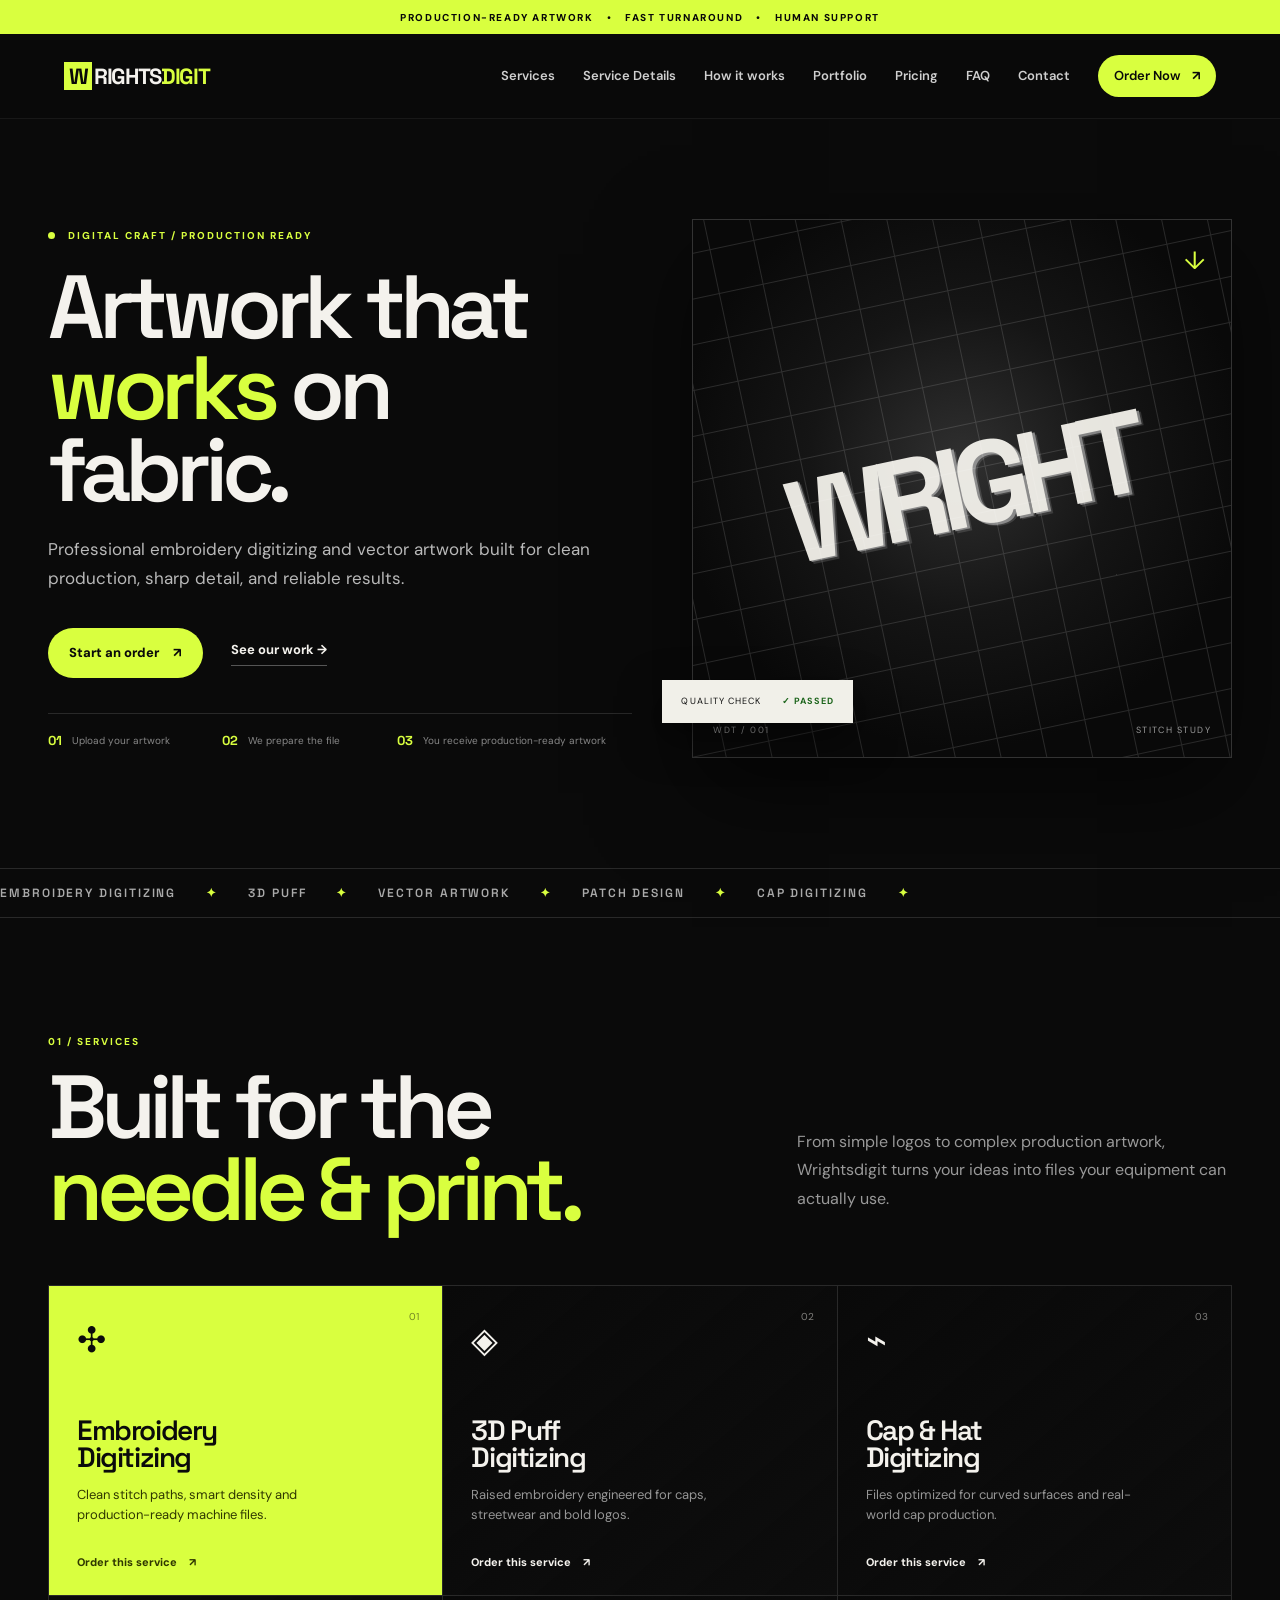
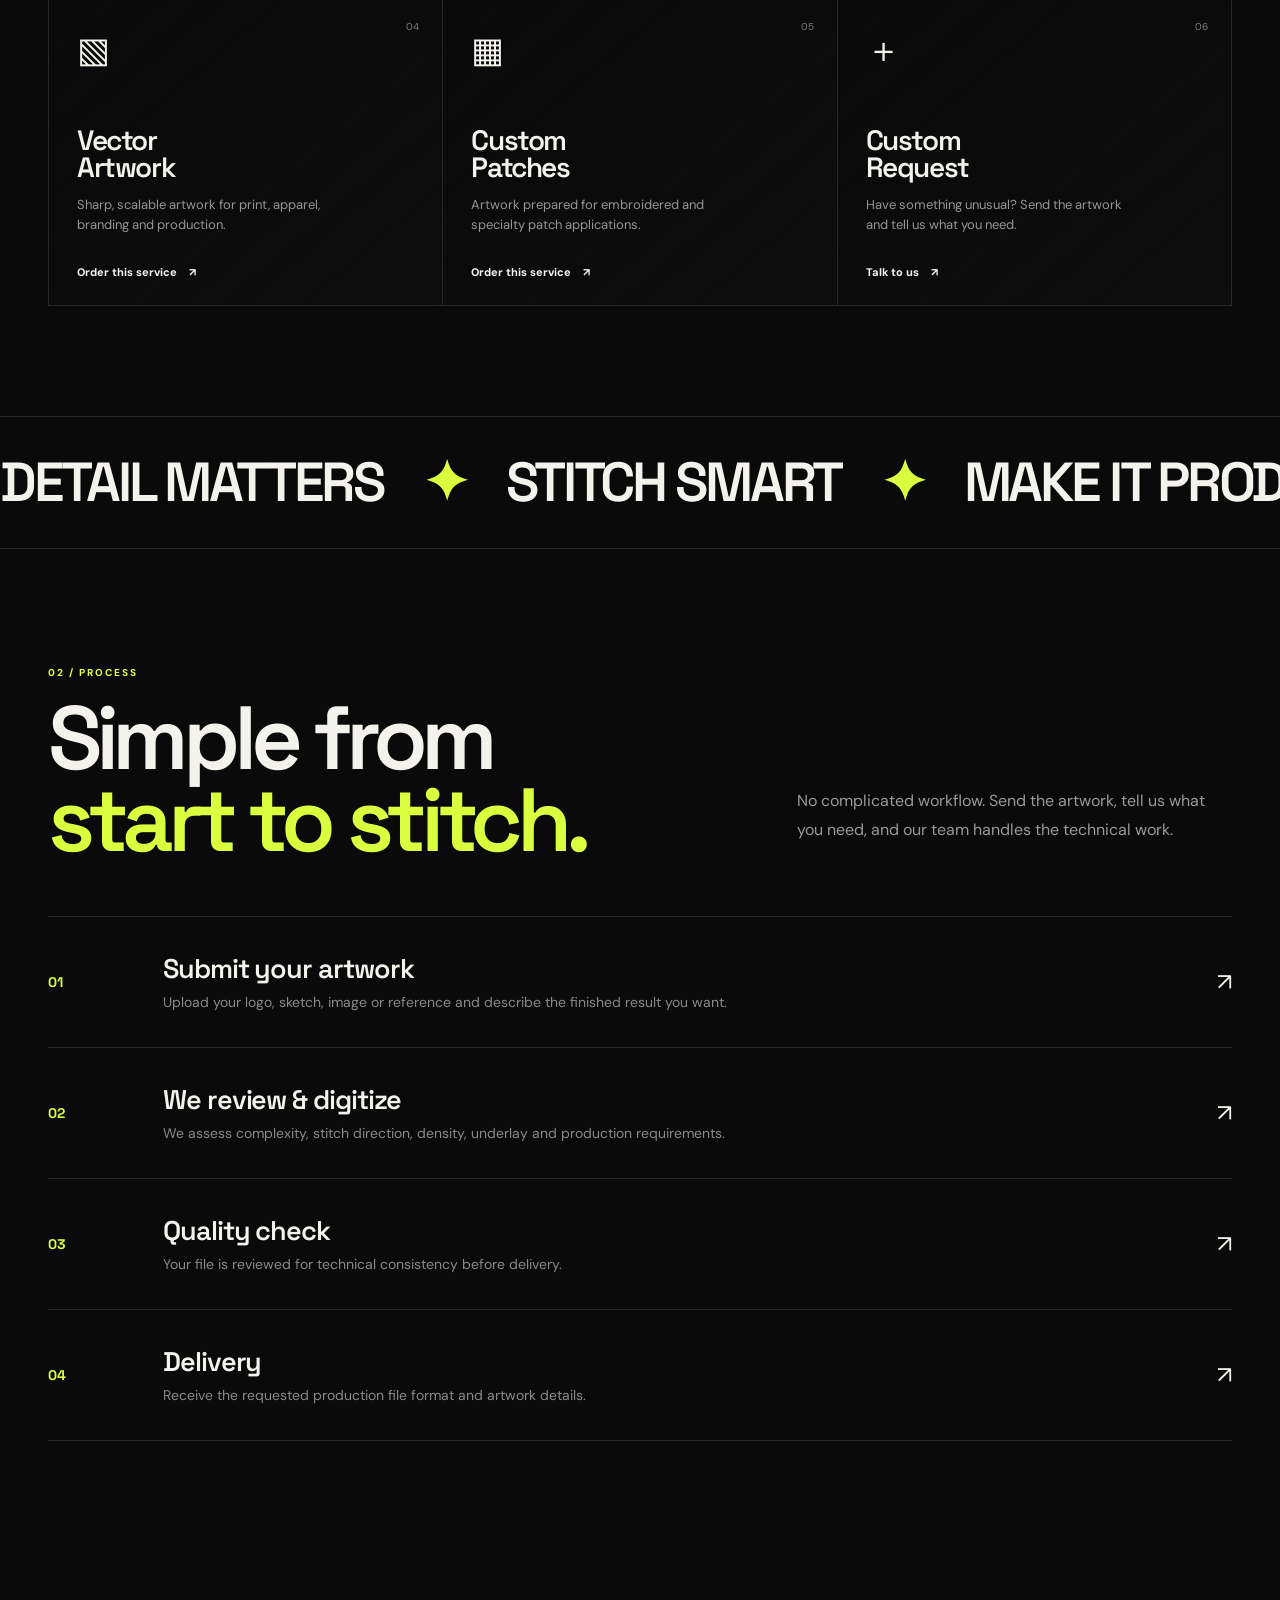
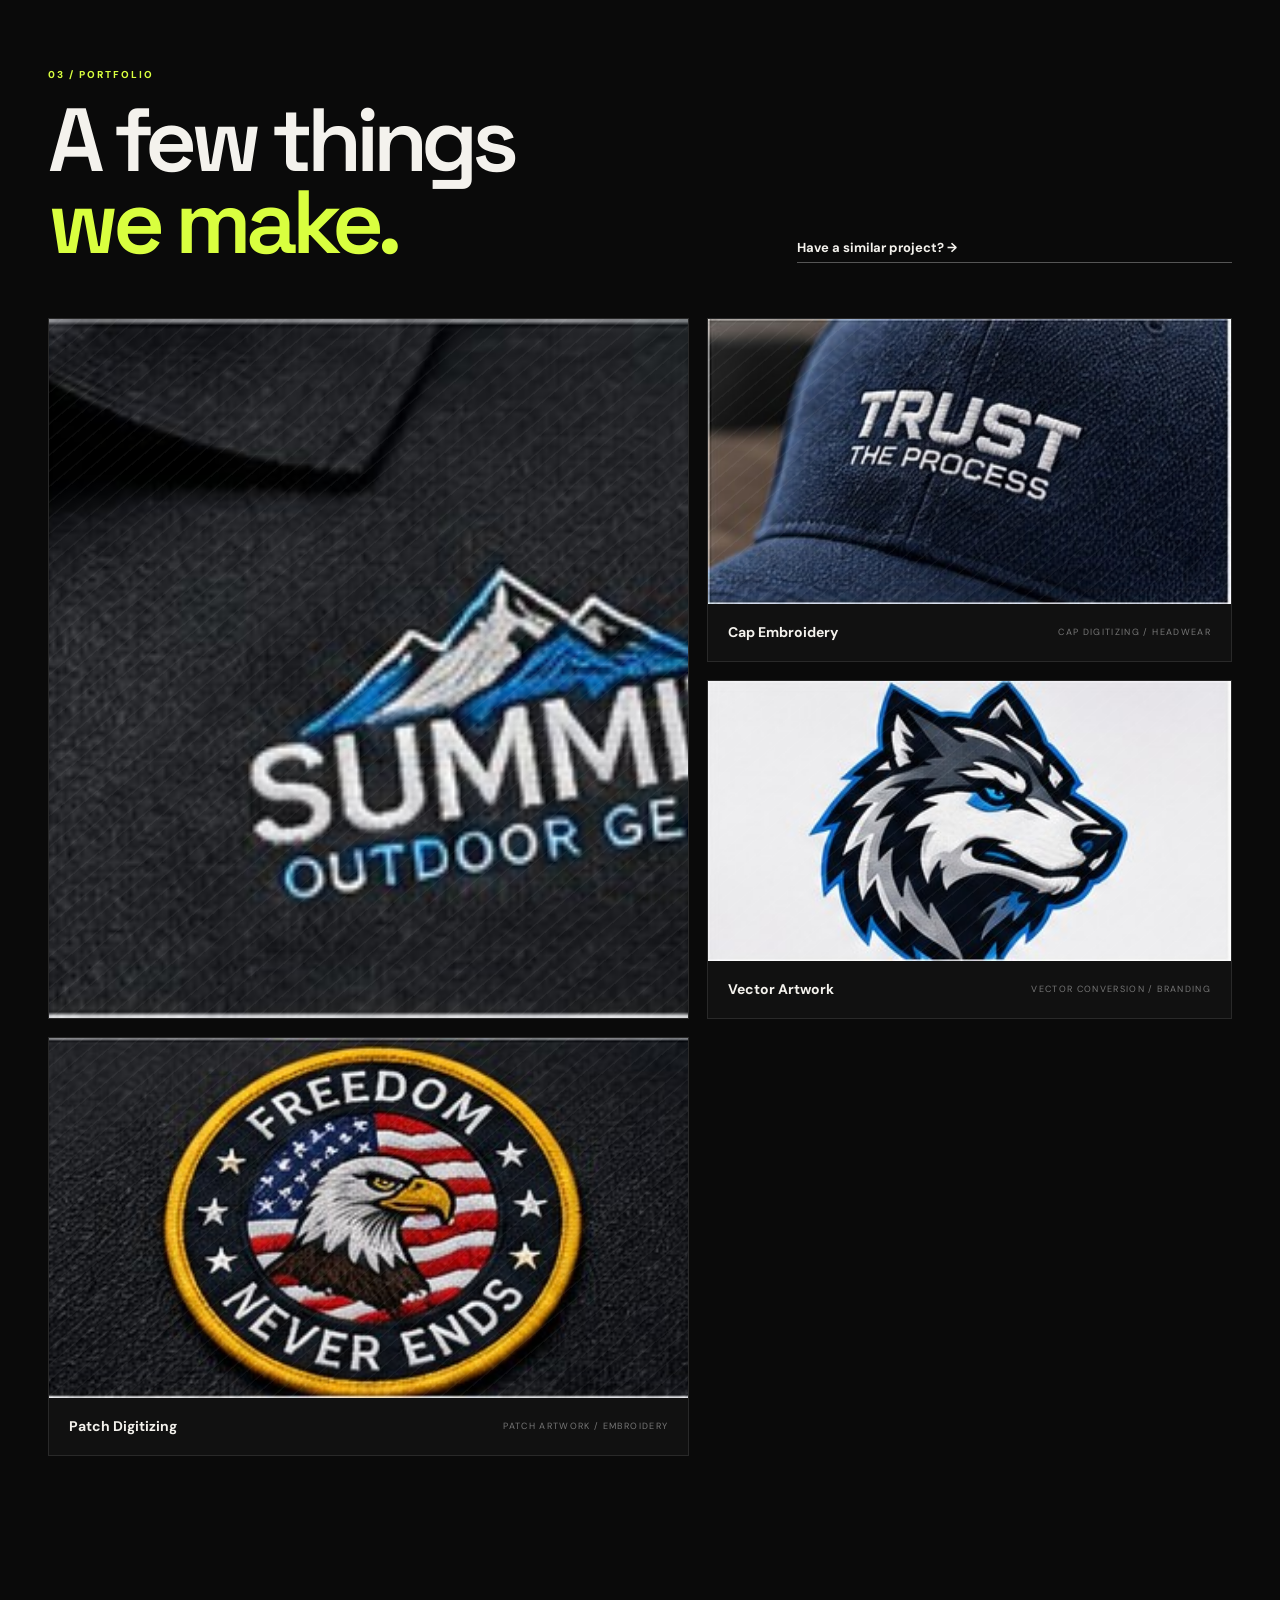
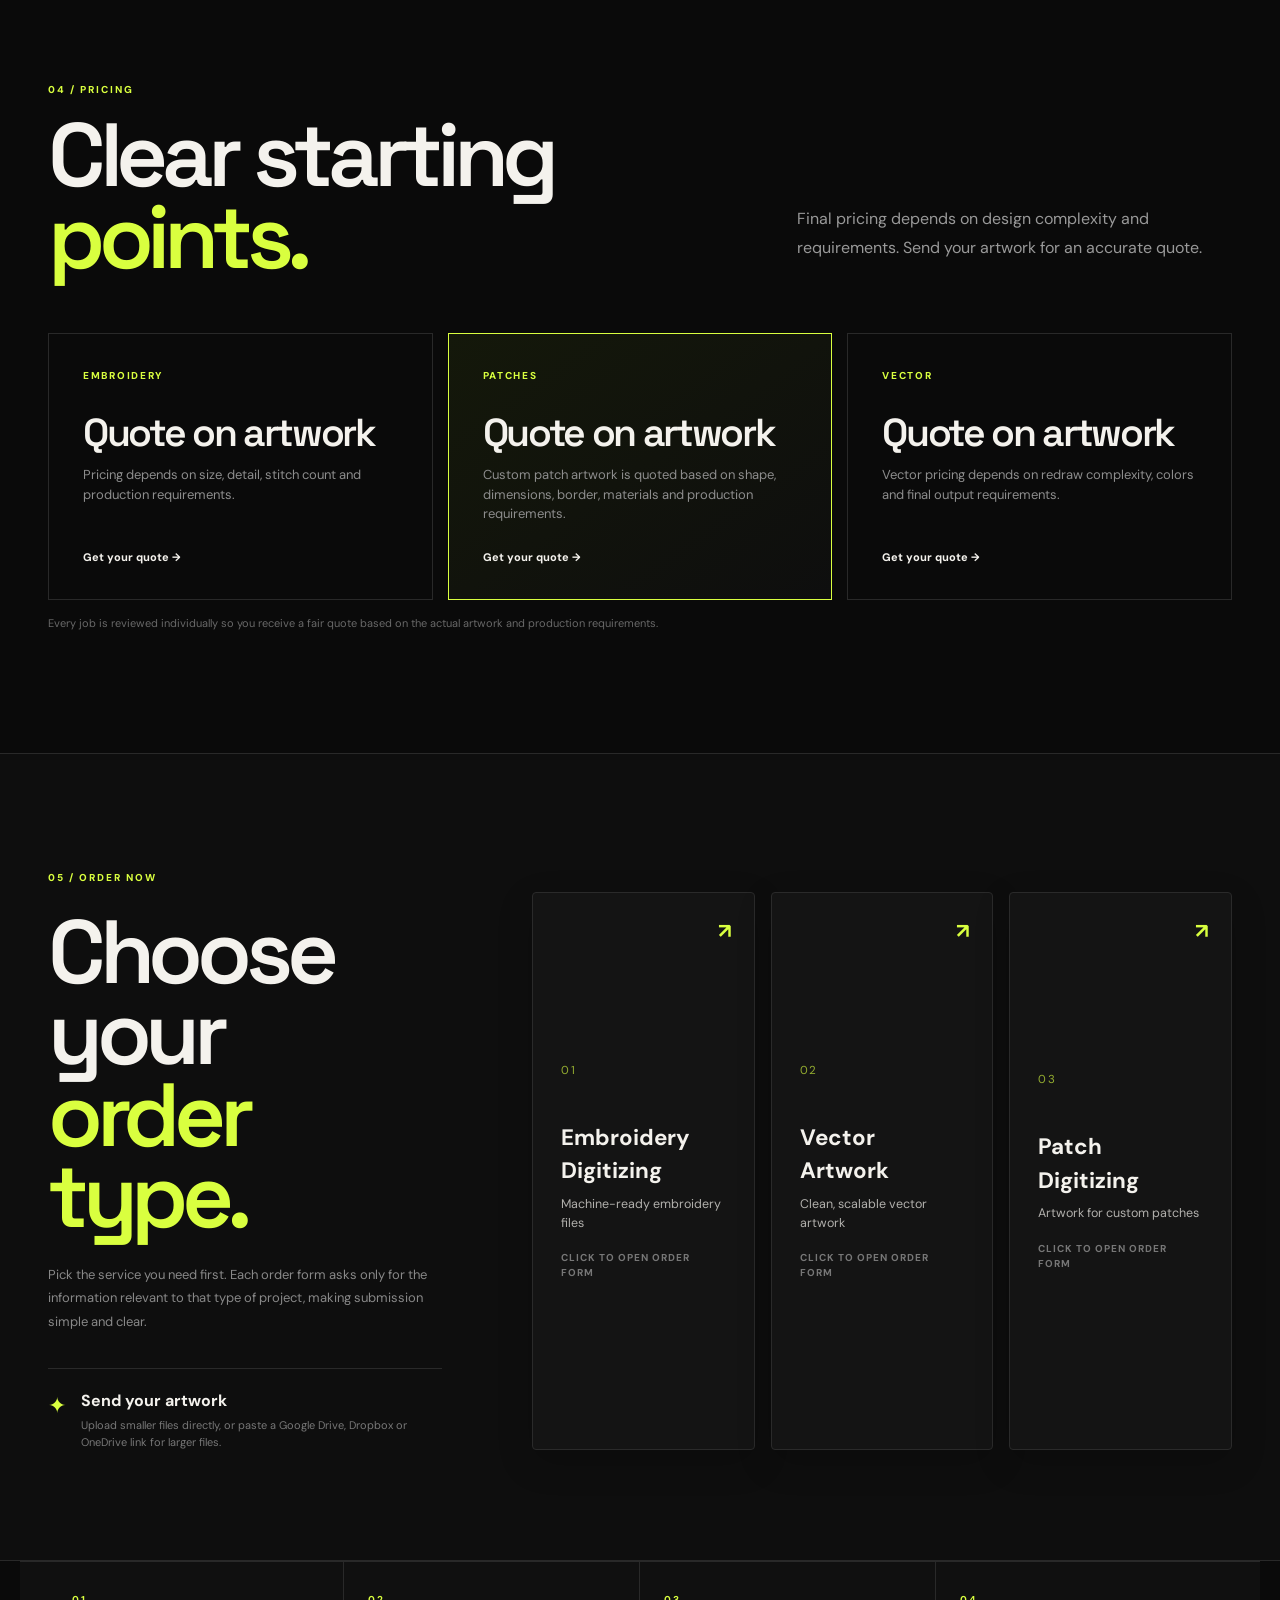
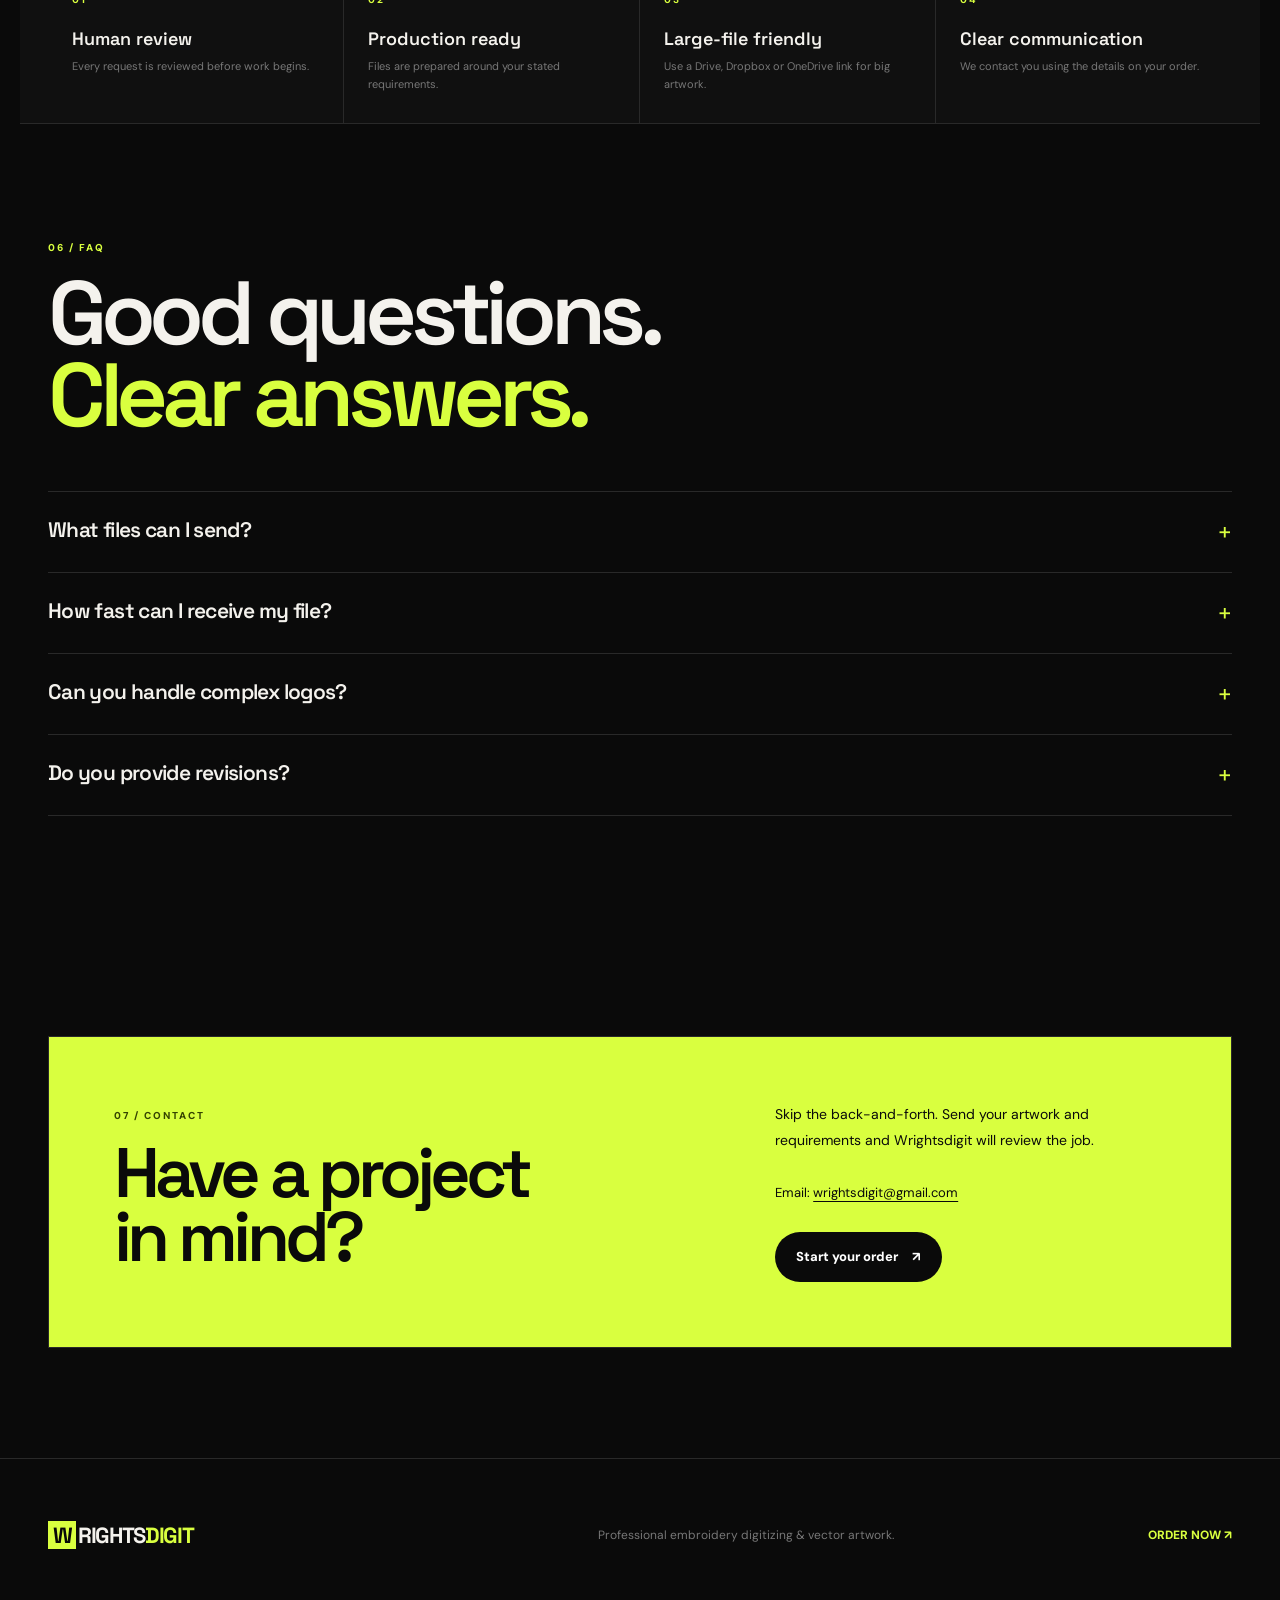
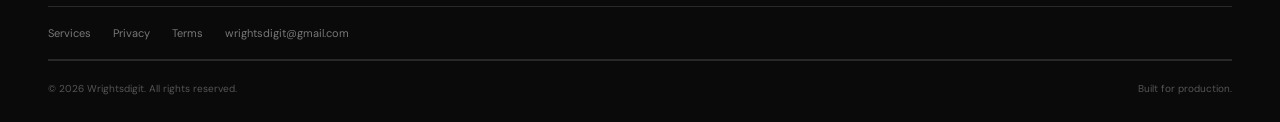
<file: index.html>
<!doctype html>
<html lang="en">
<head>
  <meta charset="utf-8">
  <meta name="viewport" content="width=device-width, initial-scale=1">
  <meta name="description" content="Wrightsdigit provides professional embroidery digitizing, 3D puff digitizing, custom patch artwork and vector artwork services for customers worldwide.">
  <meta name="google-site-verification" content="hW60is8uTiq8Ko_Ufhsp1O5-oI7oOpT5jGDeAQcYwbA" />
  <link rel="canonical" href="https://wrightsdigit.pages.dev/">
  <meta name="robots" content="index, follow, max-image-preview:large">
  <meta property="og:type" content="website">
  <meta property="og:title" content="Wrightsdigit | Embroidery Digitizing & Vector Artwork">
  <meta property="og:description" content="Professional embroidery digitizing, 3D puff, custom patch and vector artwork services for customers worldwide.">
  <meta property="og:url" content="https://wrightsdigit.pages.dev/">
  <meta name="twitter:card" content="summary">
  <title>Wrightsdigit | Embroidery Digitizing & Vector Artwork</title>
  <link rel="preconnect" href="https://fonts.googleapis.com">
  <link rel="preconnect" href="https://fonts.gstatic.com" crossorigin>
  <link href="https://fonts.googleapis.com/css2?family=DM+Sans:wght@400;500;600;700&family=Space+Grotesk:wght@500;600;700&display=swap" rel="stylesheet">
  <link rel="stylesheet" href="style.css">
  <link rel="icon" href="favicon.svg" type="image/svg+xml">
  <script type="application/ld+json">
  {
    "@context": "https://schema.org",
    "@type": "ProfessionalService",
    "name": "Wrightsdigit",
    "url": "https://wrightsdigit.pages.dev/",
    "email": "wrightsdigit@gmail.com",
    "description": "Professional embroidery digitizing, 3D puff digitizing, custom patch artwork and vector artwork services.",
    "areaServed": "Worldwide",
    "serviceType": ["Embroidery Digitizing", "3D Puff Digitizing", "Custom Patch Artwork", "Vector Artwork"]
  }
  </script>
</head>
<body>
  <div class="announcement"><span>PRODUCTION-READY ARTWORK</span><span>•</span><span>FAST TURNAROUND</span><span>•</span><span>HUMAN SUPPORT</span></div>

  <header class="site-header" id="top">
    <a class="brand" href="#top" aria-label="Wrightsdigit home"><span>W</span>RIGHTS<span>DIGIT</span></a>
    <button class="menu-toggle" aria-label="Open menu" aria-expanded="false"><i></i><i></i><i></i></button>
    <nav class="nav" aria-label="Primary navigation">
      <a href="#services">Services</a>
      <a href="services.html">Service Details</a>
      <a href="#process">How it works</a>
      <a href="#portfolio">Portfolio</a>
      <a href="#pricing">Pricing</a>
      <a href="#faq">FAQ</a>
      <a href="#contact">Contact</a>
      <a class="nav-cta" href="#order">Order Now <b>↗</b></a>
    </nav>
  </header>

  <main>
    <section class="hero section-grid">
      <div class="hero-copy reveal">
        <div class="eyebrow"><span class="dot"></span> DIGITAL CRAFT / PRODUCTION READY</div>
        <h1>Artwork that<br><em>works</em> on fabric.</h1>
        <p>Professional embroidery digitizing and vector artwork built for clean production, sharp detail, and reliable results.</p>
        <div class="hero-actions">
          <a class="btn btn-primary" href="#order">Start an order <span>↗</span></a>
          <a class="text-link" href="#portfolio">See our work <span>→</span></a>
        </div>
        <div class="hero-proof"><strong>01</strong><span>Upload your artwork</span><strong>02</strong><span>We prepare the file</span><strong>03</strong><span>You receive production-ready artwork</span></div>
      </div>
      <div class="hero-art reveal">
        <div class="art-frame">
          <div class="thread-grid"></div>
          <div class="stitch-word">WRIGHT</div>
          <div class="art-label"><span>WDT / 001</span><span>STITCH STUDY</span></div>
          <div class="needle">↓</div>
        </div>
        <div class="floating-card"><span>QUALITY CHECK</span><strong>✓ PASSED</strong></div>
      </div>
    </section>

    <section class="ticker" aria-label="Services">
      <div>EMBROIDERY DIGITIZING <span>✦</span> 3D PUFF <span>✦</span> VECTOR ARTWORK <span>✦</span> PATCH DESIGN <span>✦</span> CAP DIGITIZING <span>✦</span> </div>
    </section>

    <section class="services section" id="services">
      <div class="section-head reveal"><div><span class="eyebrow">01 / SERVICES</span><h2>Built for the<br><em>needle & print.</em></h2></div><p>From simple logos to complex production artwork, Wrightsdigit turns your ideas into files your equipment can actually use.</p></div>
      <div class="service-grid">
        <article class="service-card featured reveal"><span class="service-no">01</span><div class="service-icon">✣</div><h3>Embroidery<br>Digitizing</h3><p>Clean stitch paths, smart density and production-ready machine files.</p><a href="#order" data-order-service="embroidery-order">Order this service <span>↗</span></a></article>
        <article class="service-card reveal"><span class="service-no">02</span><div class="service-icon">◈</div><h3>3D Puff<br>Digitizing</h3><p>Raised embroidery engineered for caps, streetwear and bold logos.</p><a href="#order" data-order-service="embroidery-order">Order this service <span>↗</span></a></article>
        <article class="service-card reveal"><span class="service-no">03</span><div class="service-icon">⌁</div><h3>Cap & Hat<br>Digitizing</h3><p>Files optimized for curved surfaces and real-world cap production.</p><a href="#order" data-order-service="embroidery-order">Order this service <span>↗</span></a></article>
        <article class="service-card reveal"><span class="service-no">04</span><div class="service-icon">▧</div><h3>Vector<br>Artwork</h3><p>Sharp, scalable artwork for print, apparel, branding and production.</p><a href="#order" data-order-service="vector-order">Order this service <span>↗</span></a></article>
        <article class="service-card reveal"><span class="service-no">05</span><div class="service-icon">▦</div><h3>Custom<br>Patches</h3><p>Artwork prepared for embroidered and specialty patch applications.</p><a href="#order" data-order-service="patch-order">Order this service <span>↗</span></a></article>
        <article class="service-card reveal"><span class="service-no">06</span><div class="service-icon">＋</div><h3>Custom<br>Request</h3><p>Have something unusual? Send the artwork and tell us what you need.</p><a href="#order" data-order-service="embroidery-order">Talk to us <span>↗</span></a></article>
      </div>
    </section>

    <section class="marquee-section"><div class="marquee"><span>DETAIL MATTERS</span><span>✦</span><span>STITCH SMART</span><span>✦</span><span>MAKE IT PRODUCTION READY</span><span>✦</span></div></section>

    <section class="process section" id="process">
      <div class="section-head reveal"><div><span class="eyebrow">02 / PROCESS</span><h2>Simple from<br><em>start to stitch.</em></h2></div><p>No complicated workflow. Send the artwork, tell us what you need, and our team handles the technical work.</p></div>
      <div class="process-list">
        <div class="process-row reveal"><span>01</span><div><h3>Submit your artwork</h3><p>Upload your logo, sketch, image or reference and describe the finished result you want.</p></div><b>↗</b></div>
        <div class="process-row reveal"><span>02</span><div><h3>We review & digitize</h3><p>We assess complexity, stitch direction, density, underlay and production requirements.</p></div><b>↗</b></div>
        <div class="process-row reveal"><span>03</span><div><h3>Quality check</h3><p>Your file is reviewed for technical consistency before delivery.</p></div><b>↗</b></div>
        <div class="process-row reveal"><span>04</span><div><h3>Delivery</h3><p>Receive the requested production file format and artwork details.</p></div><b>↗</b></div>
      </div>
    </section>

    <section class="portfolio section" id="portfolio">
      <div class="section-head reveal"><div><span class="eyebrow">03 / PORTFOLIO</span><h2>A few things<br><em>we make.</em></h2></div><a class="text-link" href="#order">Have a similar project? →</a></div>
      <div class="portfolio-grid">
        
<article class="work work-a reveal">
  <div class="work-visual">
    <img src="images/sample-embroidery-logo.jpg"
         alt="Embroidery logo sample">
  </div>
  <div><strong>Embroidery Logo</strong>
    <small>EMBROIDERY DIGITIZING / APPAREL</small></div>
</article>

<article class="work work-b reveal">
  <div class="work-visual">
    <img src="images/sample-cap-embroidery.jpg"
         alt="Cap embroidery sample">
  </div>
  <div><strong>Cap Embroidery</strong>
    <small>CAP DIGITIZING / HEADWEAR</small></div>
</article>

<article class="work work-c reveal">
  <div class="work-visual">
    <img src="images/sample-vector-artwork.jpg"
         alt="Vector artwork sample">
  </div>
  <div><strong>Vector Artwork</strong>
    <small>VECTOR CONVERSION / BRANDING</small></div>
</article>

<article class="work work-d reveal">
  <div class="work-visual">
    <img src="images/sample-patch-digitizing.jpg"
         alt="Patch digitizing sample">
  </div>
  <div><strong>Patch Digitizing</strong>
    <small>PATCH ARTWORK / EMBROIDERY</small></div>
</article>
      </div>
    </section>

    <section class="pricing section" id="pricing">
      <div class="section-head reveal"><div><span class="eyebrow">04 / PRICING</span><h2>Clear starting<br><em>points.</em></h2></div><p>Final pricing depends on design complexity and requirements. Send your artwork for an accurate quote.</p></div>
      <div class="price-grid">
        <div class="price-card reveal"><span>EMBROIDERY</span><strong>Quote on artwork</strong><p>Pricing depends on size, detail, stitch count and production requirements.</p><a href="#pricing" data-quote-service="embroidery-order">Get your quote →</a></div>
        <div class="price-card featured-price reveal"><span>PATCHES</span><strong>Quote on artwork</strong><p>Custom patch artwork is quoted based on shape, dimensions, border, materials and production requirements.</p><a href="#pricing" data-quote-service="patch-order">Get your quote →</a></div>
        <div class="price-card reveal"><span>VECTOR</span><strong>Quote on artwork</strong><p>Vector pricing depends on redraw complexity, colors and final output requirements.</p><a href="#pricing" data-quote-service="vector-order">Get your quote →</a></div>
      </div>
      <p class="pricing-note">Every job is reviewed individually so you receive a fair quote based on the actual artwork and production requirements.</p>
    </section>

    <section class="order section" id="order">
      <div class="order-intro reveal">
        <span class="eyebrow">05 / ORDER NOW</span>
        <h2>Choose your<br><em>order type.</em></h2>
        <p>Pick the service you need first. Each order form asks only for the information relevant to that type of project, making submission simple and clear.</p>
        <div class="order-note"><span>✦</span><div><strong>Send your artwork</strong><small>Upload smaller files directly, or paste a Google Drive, Dropbox or OneDrive link for larger files.</small></div></div>
      </div>

      <div class="order-types reveal" aria-label="Choose order type">
        <button class="order-type" type="button" data-order-target="embroidery-order"><span>01</span><strong>Embroidery Digitizing</strong><small>Machine-ready embroidery files</small><b>↗</b></button>
        <button class="order-type" type="button" data-order-target="vector-order"><span>02</span><strong>Vector Artwork</strong><small>Clean, scalable vector artwork</small><b>↗</b></button>
        <button class="order-type" type="button" data-order-target="patch-order"><span>03</span><strong>Patch Digitizing</strong><small>Artwork for custom patches</small><b>↗</b></button>
      </div>

      <div class="order-modal" id="order-modal" aria-hidden="true">
        <div class="order-modal-backdrop" data-close-order></div>
        <div class="order-modal-dialog" role="dialog" aria-modal="true" aria-labelledby="order-modal-title">
          <button class="order-modal-close" type="button" aria-label="Close order form" data-close-order>×</button>
          <div class="order-modal-content">

        <div class="order-panel active" id="embroidery-order">
          <div class="panel-heading"><span class="eyebrow">01 / EMBROIDERY</span><h3>Embroidery Digitizing Order</h3><p>Tell us about the garment, design size, placement and machine file you need.</p></div>
          <form class="order-form order-provider-form" action="https://formsubmit.co/wrightsdigit@gmail.com" method="POST" enctype="multipart/form-data" data-order-name="Embroidery Digitizing">
            <input type="text" name="_honey" class="honeypot" tabindex="-1" autocomplete="off">
            <input type="hidden" name="_subject" value="New Wrightsdigit Embroidery Digitizing Order">
            <input type="hidden" name="_template" value="table">
            <input type="hidden" name="order_type" value="Embroidery Digitizing">
            <div class="form-row"><label>Order name *<input required name="order_name" type="text" placeholder="e.g. ABC Logo - Left Chest"></label><label>Full name *<input required name="name" type="text" placeholder="Your name"></label></div>
            <div class="form-row"><label>Email *<input required name="email" type="email" placeholder="you@example.com"></label><label>Phone number *<input required name="phone" type="tel" placeholder="+1 000 000 0000"></label></div>
            <div class="form-row"><label>Company / Brand<input name="company" type="text" placeholder="Optional"></label><label>Garment / product<select name="garment"><option value="">Select one</option><option>Cap / Hat</option><option>T-Shirt</option><option>Polo</option><option>Jacket</option><option>Hoodie</option><option>Bag</option><option>Other</option></select></label></div>
            <div class="form-row"><label>Design width<input name="width" type="text" placeholder="e.g. 4 inches"></label><label>Design height<input name="height" type="text" placeholder="e.g. 3 inches"></label></div>
            <div class="form-row"><label>Placement<select name="placement"><option value="">Select placement</option><option>Left Chest</option><option>Center Chest</option><option>Cap Front</option><option>Cap Side</option><option>Jacket Back</option><option>Sleeve</option><option>Bag</option><option>Other</option></select></label><label>Digitizing type<select name="digitizing_type"><option value="">Select one</option><option>Standard Flat Embroidery</option><option>3D Puff</option><option>Appliqué</option><option>Embroidery + 3D Puff</option><option>Lettering / Monogram</option><option>Other / Advise me</option></select></label></div>
            <div class="form-row"><label>Required file format<select name="format"><option value="">Select format</option><option>DST</option><option>PES</option><option>JEF</option><option>EXP</option><option>VP3</option><option>XXX</option><option>EMB</option><option>Other / Advise me</option></select></label><label>Stitch / detail preference<select name="stitch_preference"><option value="">Select one</option><option>Best production judgment</option><option>Maximum detail</option><option>Clean & simple</option><option>Match existing sample</option></select></label></div>
            <div class="form-row"><label>Thread / color count<input name="color_count" type="text" placeholder="e.g. 6 colors / Pantone if known"></label><label>Fabric / material<input name="fabric" type="text" placeholder="e.g. cotton, twill, denim, fleece"></label></div>
            <div class="form-row"><label>Backing / underlay preference<select name="backing"><option value="">Select one</option><option>No preference</option><option>Standard production recommendation</option><option>Cut-away</option><option>Tear-away</option><option>Water-soluble / topping</option></select></label><label>Quantity<input name="quantity" type="number" min="1" placeholder="e.g. 25"></label></div>
            <div class="form-row"><label>Turnaround<select name="turnaround"><option value="">Select one</option><option>Standard</option><option>Rush</option><option>Urgent — contact me</option></select></label><label>Deadline<input name="deadline" type="date"></label></div>
            <label>Embroidery requirements<textarea required name="message" rows="5" placeholder="Tell us about thread colors, fabric, stitch direction, density, underlay, special stitch requirements, exact size, quantity or anything else we should know."></textarea></label>
            <label class="file-label">Artwork / reference files<input name="attachment" type="file" accept=".ai,.eps,.pdf,.png,.jpg,.jpeg,.svg,.dst,.pes,.jef,.exp,.vp3" multiple><span>Choose files or drag them here</span></label>
            <div class="cloud-files">
              <div class="cloud-heading"><strong>Large files? Use a cloud link instead.</strong><span>Files over 10 MB should be uploaded to Google Drive, Dropbox or OneDrive.</span></div>
              <div class="form-row"><label>Cloud storage<select name="cloud_provider"><option value="">No cloud link</option><option>Google Drive</option><option>Dropbox</option><option>OneDrive</option><option>Other</option></select></label><label>Artwork download link<input name="cloud_link" type="url" placeholder="https://drive.google.com/..." autocomplete="url"></label></div>
            </div>
            <label class="check"><input required type="checkbox" name="terms" value="yes"><span>I confirm that the uploaded artwork belongs to me or I have permission to use it.</span></label>
            <button class="btn btn-primary submit-btn" type="submit">Submit embroidery order <span>↗</span></button><p class="form-status" role="status" aria-live="polite"></p><small class="form-privacy">Your order details are sent securely to Wrightsdigit for review. We only use your information to process your request.</small>
          </form>
        </div>

        <div class="order-panel" id="vector-order">
          <div class="panel-heading"><span class="eyebrow">02 / VECTOR</span><h3>Vector Artwork Order</h3><p>Request a clean, scalable vector file for printing, branding, apparel or production.</p></div>
          <form class="order-form order-provider-form" action="https://formsubmit.co/wrightsdigit@gmail.com" method="POST" enctype="multipart/form-data" data-order-name="Vector Artwork">
            <input type="text" name="_honey" class="honeypot" tabindex="-1" autocomplete="off">
            <input type="hidden" name="_subject" value="New Wrightsdigit Vector Artwork Order">
            <input type="hidden" name="_template" value="table">
            <input type="hidden" name="order_type" value="Vector Artwork">
            <div class="form-row"><label>Order name *<input required name="order_name" type="text" placeholder="e.g. ABC Logo Vectorization"></label><label>Full name *<input required name="name" type="text" placeholder="Your name"></label></div>
            <div class="form-row"><label>Email *<input required name="email" type="email" placeholder="you@example.com"></label><label>Phone number *<input required name="phone" type="tel" placeholder="+1 000 000 0000"></label></div>
            <div class="form-row"><label>Company / Brand<input name="company" type="text" placeholder="Optional"></label><label>Artwork type<select name="artwork_type"><option value="">Select one</option><option>Logo Vectorization</option><option>Raster to Vector</option><option>Photo to Vector</option><option>Redraw / Recreate</option><option>Color Separation</option><option>Print-ready Artwork</option><option>Other</option></select></label></div>
            <div class="form-row"><label>Preferred output<select name="format"><option value="">Select format</option><option>AI</option><option>EPS</option><option>SVG</option><option>PDF</option><option>CDR</option><option>PNG</option><option>Multiple formats</option><option>Other / Advise me</option></select></label><label>Color mode<select name="color_mode"><option value="">Select one</option><option>RGB</option><option>CMYK</option><option>Black & White</option><option>Spot / Pantone colors</option><option>Not sure — advise me</option></select></label></div>
            <div class="form-row"><label>Final width<input name="width" type="text" placeholder="e.g. 8 inches / 200 mm"></label><label>Final height<input name="height" type="text" placeholder="e.g. 4 inches / 100 mm"></label></div>
            <div class="form-row"><label>Background treatment<select name="background"><option value="">Select one</option><option>Keep background</option><option>Remove background</option><option>Transparent background</option><option>Recreate background</option><option>Not sure</option></select></label><label>Turnaround<select name="turnaround"><option value="">Select one</option><option>Standard</option><option>Rush</option><option>Urgent — contact me</option></select></label></div>
            <div class="form-row"><label>Deadline<input name="deadline" type="date"></label><label>Quantity<input name="quantity" type="number" min="1" placeholder="e.g. 100"></label></div>
            <label>Vector artwork requirements<textarea required name="message" rows="5" placeholder="Tell us about colors, dimensions, background removal, text recreation, fonts, print requirements, references or any other details."></textarea></label>
            <label class="file-label">Original artwork / reference files<input name="attachment" type="file" accept=".ai,.eps,.pdf,.png,.jpg,.jpeg,.svg,.cdr" multiple><span>Choose files or drag them here</span></label>
            <div class="cloud-files">
              <div class="cloud-heading"><strong>Large files? Use a cloud link instead.</strong><span>Files over 10 MB should be uploaded to Google Drive, Dropbox or OneDrive.</span></div>
              <div class="form-row"><label>Cloud storage<select name="cloud_provider"><option value="">No cloud link</option><option>Google Drive</option><option>Dropbox</option><option>OneDrive</option><option>Other</option></select></label><label>Artwork download link<input name="cloud_link" type="url" placeholder="https://drive.google.com/..." autocomplete="url"></label></div>
            </div>
            <label class="check"><input required type="checkbox" name="terms" value="yes"><span>I confirm that the uploaded artwork belongs to me or I have permission to use it.</span></label>
            <button class="btn btn-primary submit-btn" type="submit">Submit vector order <span>↗</span></button><p class="form-status" role="status" aria-live="polite"></p><small class="form-privacy">Your order details are sent securely to Wrightsdigit for review. We only use your information to process your request.</small>
          </form>
        </div>

        <div class="order-panel" id="patch-order">
          <div class="panel-heading"><span class="eyebrow">03 / PATCHES</span><h3>Patch Digitizing Order</h3><p>Give us the patch dimensions, shape and production requirements so the artwork can be prepared correctly.</p></div>
          <form class="order-form order-provider-form" action="https://formsubmit.co/wrightsdigit@gmail.com" method="POST" enctype="multipart/form-data" data-order-name="Patch Digitizing">
            <input type="text" name="_honey" class="honeypot" tabindex="-1" autocomplete="off">
            <input type="hidden" name="_subject" value="New Wrightsdigit Patch Digitizing Order">
            <input type="hidden" name="_template" value="table">
            <input type="hidden" name="order_type" value="Patch Digitizing">
            <div class="form-row"><label>Order name *<input required name="order_name" type="text" placeholder="e.g. Motorcycle Club Patch"></label><label>Full name *<input required name="name" type="text" placeholder="Your name"></label></div>
            <div class="form-row"><label>Email *<input required name="email" type="email" placeholder="you@example.com"></label><label>Phone number *<input required name="phone" type="tel" placeholder="+1 000 000 0000"></label></div>
            <div class="form-row"><label>Company / Brand<input name="company" type="text" placeholder="Optional"></label><label>Patch type<select name="patch_type"><option value="">Select one</option><option>Embroidered Patch</option><option>Chenille Patch</option><option>PVC Patch Artwork</option><option>Leather Patch Artwork</option><option>Woven Patch</option><option>Other</option></select></label></div>
            <div class="form-row"><label>Patch width<input name="width" type="text" placeholder="e.g. 4 inches"></label><label>Patch height<input name="height" type="text" placeholder="e.g. 4 inches"></label></div>
            <div class="form-row"><label>Patch shape<select name="shape"><option value="">Select shape</option><option>Circle</option><option>Rectangle</option><option>Shield</option><option>Oval</option><option>Custom Shape</option></select></label><label>Border style<select name="border_style"><option value="">Select one</option><option>Merrowed / overlock</option><option>Laser cut</option><option>Embroidered border</option><option>No preference</option></select></label></div>
            <div class="form-row"><label>Patch backing<select name="backing"><option value="">Select one</option><option>Sew-on</option><option>Iron-on</option><option>Hook &amp; loop / Velcro</option><option>Adhesive</option><option>No preference</option></select></label><label>Patch material<select name="material"><option value="">Select one</option><option>Embroidered</option><option>Woven</option><option>Chenille</option><option>PVC</option><option>Leather</option><option>Not sure — advise me</option></select></label></div>
            <div class="form-row"><label>Thread / color count<input name="color_count" type="text" placeholder="e.g. 5 colors / Pantone if known"></label><label>Quantity<input name="quantity" type="number" min="1" placeholder="e.g. 50"></label></div>
            <div class="form-row"><label>Required file format<select name="format"><option value="">Select format</option><option>DST</option><option>PES</option><option>AI</option><option>EPS</option><option>SVG</option><option>PDF</option><option>Other / Advise me</option></select></label><label>Turnaround<select name="turnaround"><option value="">Select one</option><option>Standard</option><option>Rush</option><option>Urgent — contact me</option></select></label></div>
            <label>Patch requirements<textarea required name="message" rows="5" placeholder="Tell us about border style, thread colors, backing, lettering, exact dimensions, shape, quantity and any special patch requirements."></textarea></label>
            <label class="file-label">Artwork / reference files<input name="attachment" type="file" accept=".ai,.eps,.pdf,.png,.jpg,.jpeg,.svg,.dst,.pes" multiple><span>Choose files or drag them here</span></label>
            <div class="cloud-files">
              <div class="cloud-heading"><strong>Large files? Use a cloud link instead.</strong><span>Files over 10 MB should be uploaded to Google Drive, Dropbox or OneDrive.</span></div>
              <div class="form-row"><label>Cloud storage<select name="cloud_provider"><option value="">No cloud link</option><option>Google Drive</option><option>Dropbox</option><option>OneDrive</option><option>Other</option></select></label><label>Artwork download link<input name="cloud_link" type="url" placeholder="https://drive.google.com/..." autocomplete="url"></label></div>
            </div>
            <label class="check"><input required type="checkbox" name="terms" value="yes"><span>I confirm that the uploaded artwork belongs to me or I have permission to use it.</span></label>
            <button class="btn btn-primary submit-btn" type="submit">Submit patch order <span>↗</span></button><p class="form-status" role="status" aria-live="polite"></p><small class="form-privacy">Your order details are sent securely to Wrightsdigit for review. We only use your information to process your request.</small>
          </form>
          </div>
        </div>
      </div>
      </div>
    </section>

    <section class="trust-strip section" aria-label="Order reassurance">
      <div class="trust-item"><strong>01</strong><span>Human review</span><small>Every request is reviewed before work begins.</small></div>
      <div class="trust-item"><strong>02</strong><span>Production ready</span><small>Files are prepared around your stated requirements.</small></div>
      <div class="trust-item"><strong>03</strong><span>Large-file friendly</span><small>Use a Drive, Dropbox or OneDrive link for big artwork.</small></div>
      <div class="trust-item"><strong>04</strong><span>Clear communication</span><small>We contact you using the details on your order.</small></div>
    </section>

    <div class="quote-modal" id="quote-modal" aria-hidden="true">
      <div class="quote-modal-backdrop" data-close-quote></div>
      <div class="quote-modal-dialog" role="dialog" aria-modal="true" aria-labelledby="quote-modal-title">
        <button class="quote-modal-close" type="button" aria-label="Close quote form" data-close-quote>×</button>
        <div class="quote-modal-content" id="quote-modal-content"></div>
      </div>
    </div>

    <section class="faq section" id="faq">
      <div class="section-head reveal"><div><span class="eyebrow">06 / FAQ</span><h2>Good questions.<br><em>Clear answers.</em></h2></div></div>
      <div class="faq-list">
        <details class="reveal"><summary>What files can I send? <span>+</span></summary><p>AI, EPS, PDF, PNG and JPG are good starting formats. Existing embroidery files can also be supplied when relevant. For files over 10 MB, use a Google Drive, Dropbox or OneDrive link.</p></details>
        <details class="reveal"><summary>How fast can I receive my file? <span>+</span></summary><p>Turnaround depends on complexity and current workload. Your order review can confirm the expected delivery time.</p></details>
        <details class="reveal"><summary>Can you handle complex logos? <span>+</span></summary><p>Yes. Send the artwork and describe the intended garment or product. We can assess the design before quoting.</p></details>
        <details class="reveal"><summary>Do you provide revisions? <span>+</span></summary><p>Revision terms can be set in your final Wrightsdigit policy. The site is structured so this can be communicated clearly to customers.</p></details>
      </div>
    </section>

    <section class="contact section" id="contact"><div class="contact-box reveal"><div><span class="eyebrow">07 / CONTACT</span><h2>Have a project<br>in mind?</h2></div><div class="contact-right"><p>Skip the back-and-forth. Send your artwork and requirements and Wrightsdigit will review the job.</p><p class="contact-email">Email: <a href="mailto:wrightsdigit@gmail.com">wrightsdigit@gmail.com</a></p><a class="btn btn-primary" href="#order">Start your order <span>↗</span></a></div></div></section>
  </main>

  <footer class="footer"><div class="footer-main"><a class="brand" href="#top"><span>W</span>RIGHTS<span>DIGIT</span></a><p>Professional embroidery digitizing & vector artwork.</p><a class="footer-order" href="#order">ORDER NOW ↗</a></div><div class="footer-links"><a href="services.html">Services</a><a href="privacy.html">Privacy</a><a href="terms.html">Terms</a><a href="mailto:wrightsdigit@gmail.com">wrightsdigit@gmail.com</a></div><div class="footer-bottom"><span>© 2026 Wrightsdigit. All rights reserved.</span><span>Built for production.</span></div></footer>
  <div class="success-popup" id="success-popup" aria-hidden="true" role="status" aria-live="polite">
      <div class="success-popup-card">
        <button class="success-popup-close" type="button" aria-label="Close" data-close-success>×</button>
        <div class="success-check" aria-hidden="true">✓</div>
        <div><strong>Order submitted successfully!</strong><span>Your order has been sent to Wrightsdigit. We’ll contact you shortly.</span></div>
      </div>
    </div>
    <script src="script.js"></script>
</body>
</html>
</file>
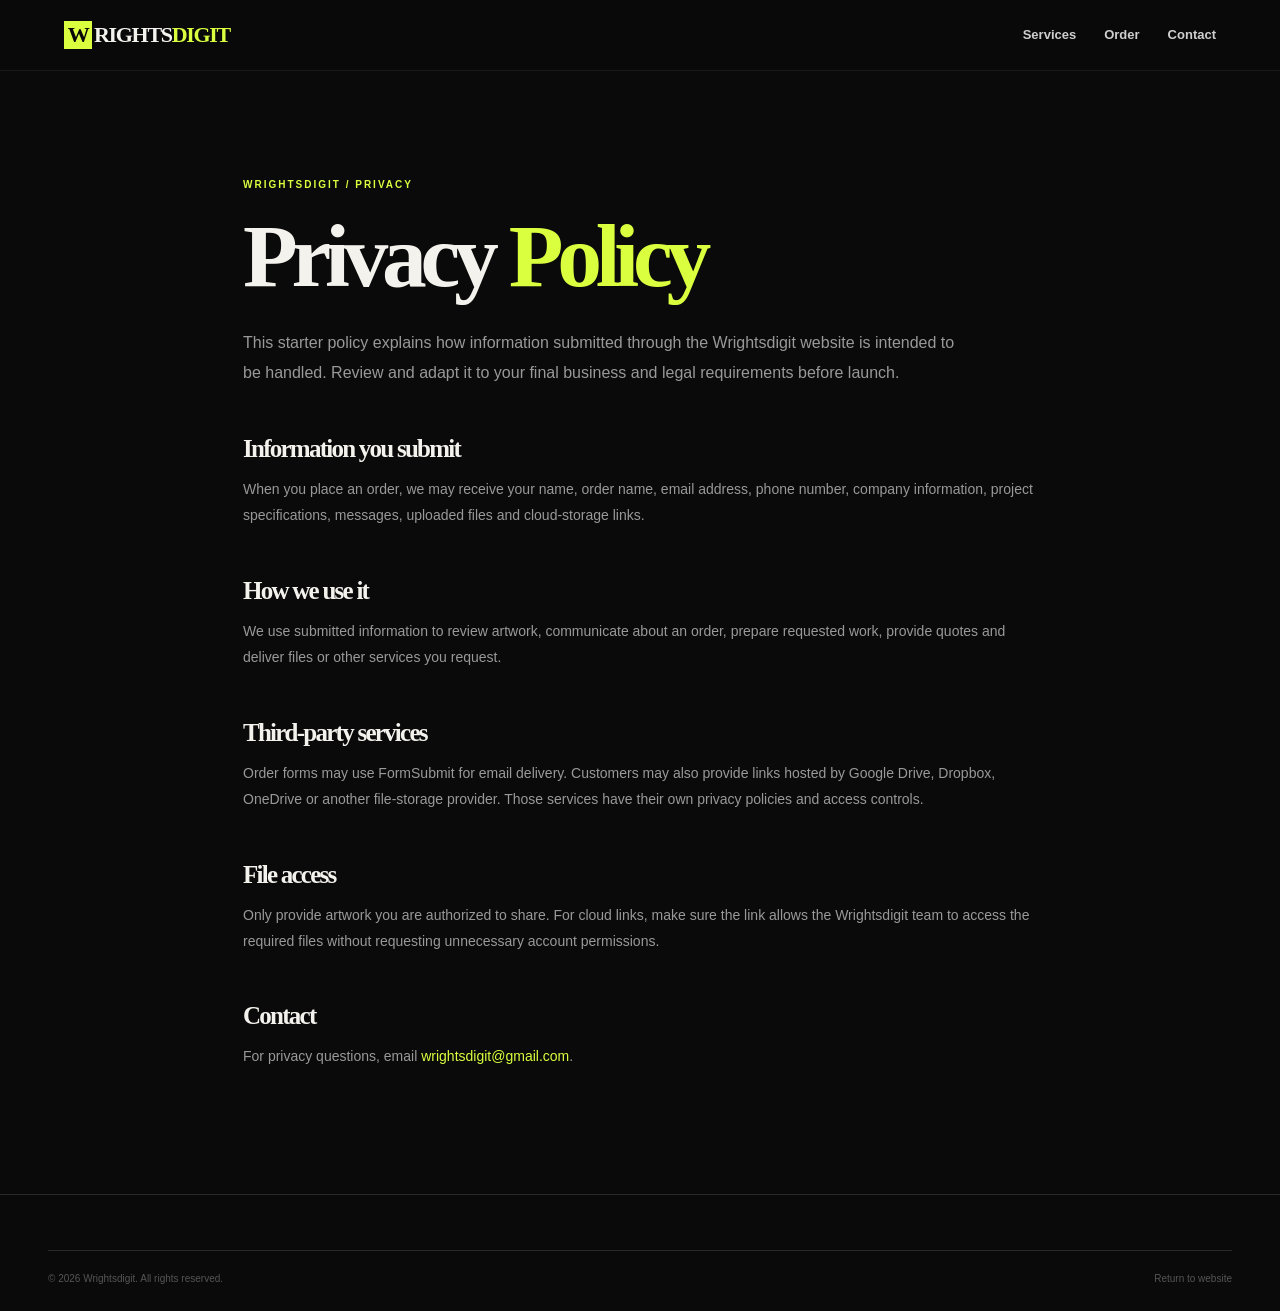
<file: privacy.html>
<!doctype html><html lang="en"><head><meta charset="utf-8"><meta name="viewport" content="width=device-width,initial-scale=1"><meta name="description" content="Read how Wrightsdigit handles contact details, artwork files, quote requests and order submissions."><title>Privacy Policy | Wrightsdigit</title><link rel="stylesheet" href="style.css"><link rel="canonical" href="https://wrightsdigit.pages.dev/privacy.html"></head><body><header class="site-header"><a class="brand" href="index.html"><span>W</span>RIGHTS<span>DIGIT</span></a><nav class="nav nav-static"><a href="index.html#services">Services</a><a href="index.html#order">Order</a><a href="index.html#contact">Contact</a></nav></header><main class="legal-page section"><span class="eyebrow">WRIGHTSDIGIT / PRIVACY</span><h1>Privacy <em>Policy</em></h1><p class="legal-lead">This starter policy explains how information submitted through the Wrightsdigit website is intended to be handled. Review and adapt it to your final business and legal requirements before launch.</p><h2>Information you submit</h2><p>When you place an order, we may receive your name, order name, email address, phone number, company information, project specifications, messages, uploaded files and cloud-storage links.</p><h2>How we use it</h2><p>We use submitted information to review artwork, communicate about an order, prepare requested work, provide quotes and deliver files or other services you request.</p><h2>Third-party services</h2><p>Order forms may use FormSubmit for email delivery. Customers may also provide links hosted by Google Drive, Dropbox, OneDrive or another file-storage provider. Those services have their own privacy policies and access controls.</p><h2>File access</h2><p>Only provide artwork you are authorized to share. For cloud links, make sure the link allows the Wrightsdigit team to access the required files without requesting unnecessary account permissions.</p><h2>Contact</h2><p>For privacy questions, email <a href="mailto:wrightsdigit@gmail.com">wrightsdigit@gmail.com</a>.</p></main><footer class="footer"><div class="footer-bottom"><span>© 2026 Wrightsdigit. All rights reserved.</span><a href="index.html">Return to website</a></div></footer></body></html>
</file>
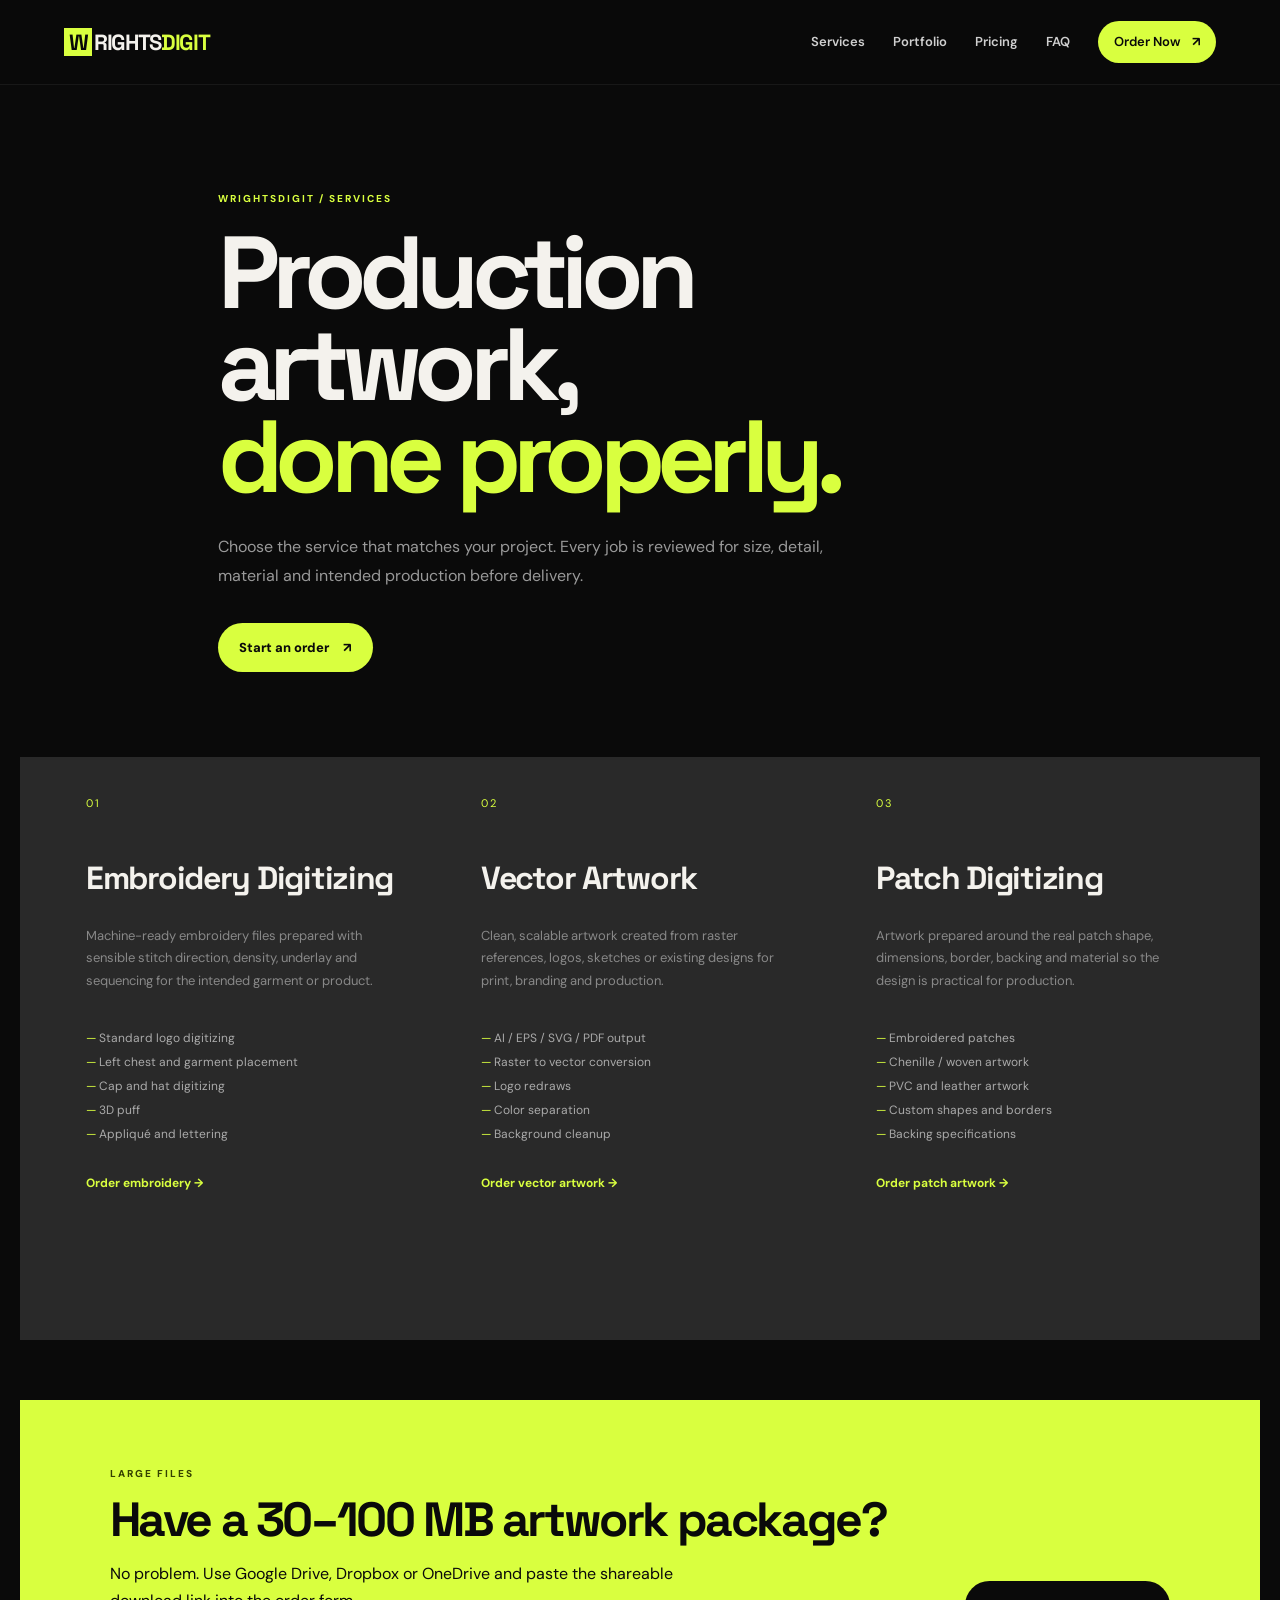
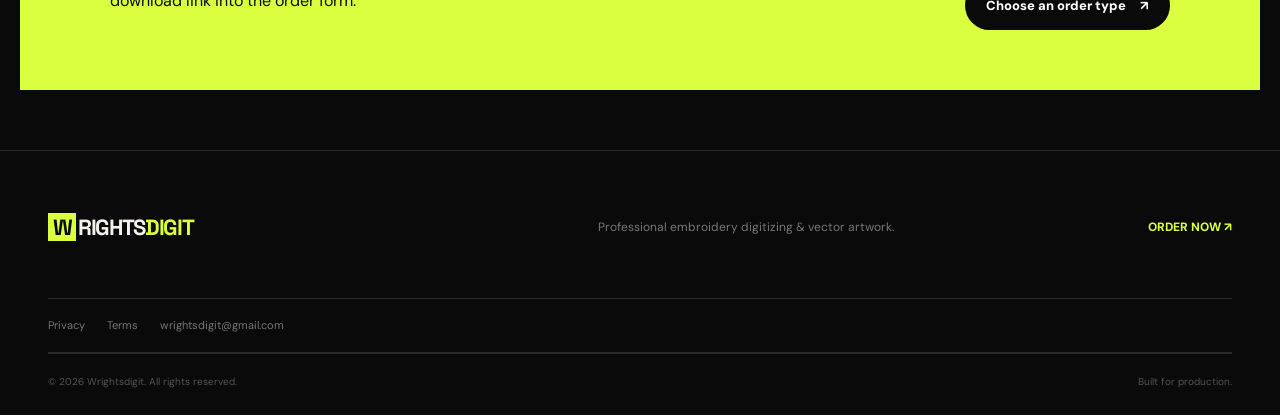
<file: services.html>
<!doctype html><html lang="en"><head><meta charset="utf-8"><meta name="viewport" content="width=device-width,initial-scale=1"><meta name="description" content="Explore Wrightsdigit services: embroidery digitizing, 3D puff digitizing, cap embroidery, custom patch artwork and vector artwork for production."><title>Services | Wrightsdigit</title><link rel="preconnect" href="https://fonts.googleapis.com"><link rel="preconnect" href="https://fonts.gstatic.com" crossorigin><link href="https://fonts.googleapis.com/css2?family=DM+Sans:wght@400;500;600;700&family=Space+Grotesk:wght@500;600;700&display=swap" rel="stylesheet"><link rel="stylesheet" href="style.css"><link rel="canonical" href="https://wrightsdigit.pages.dev/services.html"></head><body><header class="site-header"><a class="brand" href="index.html"><span>W</span>RIGHTS<span>DIGIT</span></a><nav class="nav nav-static"><a href="index.html#services">Services</a><a href="index.html#portfolio">Portfolio</a><a href="index.html#pricing">Pricing</a><a href="index.html#faq">FAQ</a><a class="nav-cta" href="index.html#order">Order Now <b>↗</b></a></nav></header><main class="detail-page"><section class="detail-hero section"><span class="eyebrow">WRIGHTSDIGIT / SERVICES</span><h1>Production artwork,<br><em>done properly.</em></h1><p>Choose the service that matches your project. Every job is reviewed for size, detail, material and intended production before delivery.</p><a class="btn btn-primary" href="index.html#order">Start an order <span>↗</span></a></section><section class="detail-grid section"><article class="detail-card"><span>01</span><h2>Embroidery Digitizing</h2><p>Machine-ready embroidery files prepared with sensible stitch direction, density, underlay and sequencing for the intended garment or product.</p><ul><li>Standard logo digitizing</li><li>Left chest and garment placement</li><li>Cap and hat digitizing</li><li>3D puff</li><li>Appliqué and lettering</li></ul><a href="index.html#order">Order embroidery →</a></article><article class="detail-card"><span>02</span><h2>Vector Artwork</h2><p>Clean, scalable artwork created from raster references, logos, sketches or existing designs for print, branding and production.</p><ul><li>AI / EPS / SVG / PDF output</li><li>Raster to vector conversion</li><li>Logo redraws</li><li>Color separation</li><li>Background cleanup</li></ul><a href="index.html#order">Order vector artwork →</a></article><article class="detail-card"><span>03</span><h2>Patch Digitizing</h2><p>Artwork prepared around the real patch shape, dimensions, border, backing and material so the design is practical for production.</p><ul><li>Embroidered patches</li><li>Chenille / woven artwork</li><li>PVC and leather artwork</li><li>Custom shapes and borders</li><li>Backing specifications</li></ul><a href="index.html#order">Order patch artwork →</a></article></section><section class="detail-band"><div><span class="eyebrow">LARGE FILES</span><h2>Have a 30–100 MB artwork package?</h2><p>No problem. Use Google Drive, Dropbox or OneDrive and paste the shareable download link into the order form.</p></div><a class="btn btn-primary" href="index.html#order">Choose an order type <span>↗</span></a></section></main><footer class="footer"><div class="footer-main"><a class="brand" href="index.html"><span>W</span>RIGHTS<span>DIGIT</span></a><p>Professional embroidery digitizing & vector artwork.</p><a class="footer-order" href="index.html#order">ORDER NOW ↗</a></div><div class="footer-links"><a href="privacy.html">Privacy</a><a href="terms.html">Terms</a><a href="mailto:wrightsdigit@gmail.com">wrightsdigit@gmail.com</a></div><div class="footer-bottom"><span>© 2026 Wrightsdigit. All rights reserved.</span><span>Built for production.</span></div></footer><script src="script.js"></script></body></html>
</file>
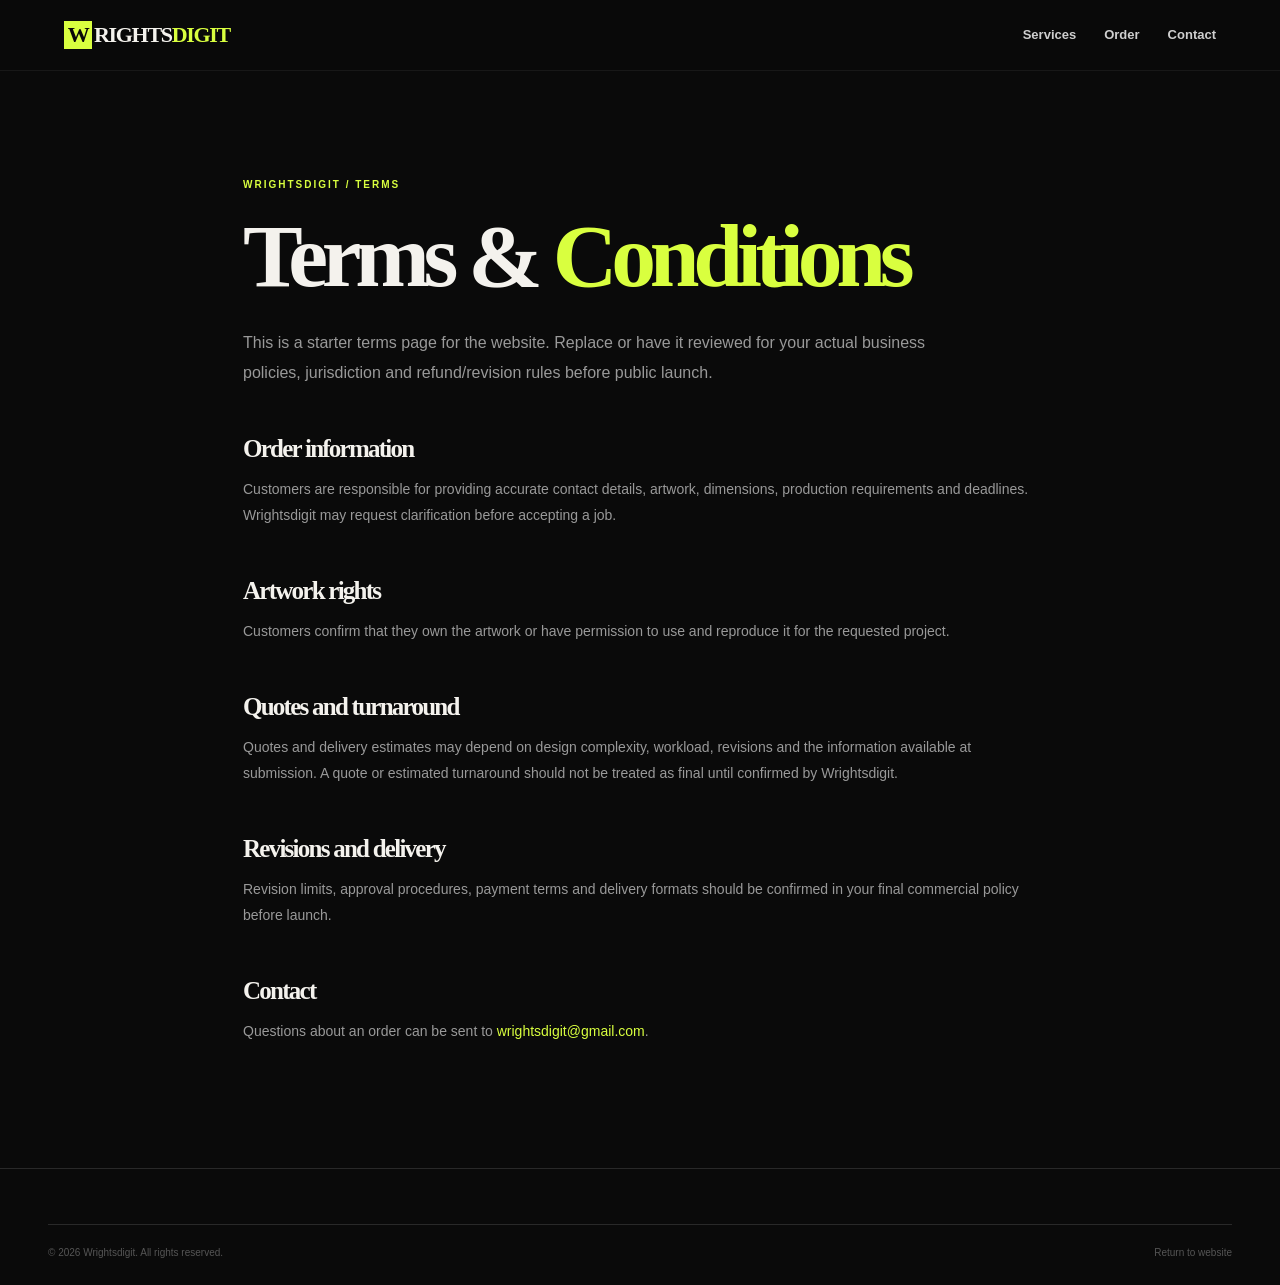
<file: terms.html>
<!doctype html><html lang="en"><head><meta charset="utf-8"><meta name="viewport" content="width=device-width,initial-scale=1"><meta name="description" content="Review the terms for using Wrightsdigit services, submitting artwork and requesting quotes or orders."><title>Terms & Conditions | Wrightsdigit</title><link rel="stylesheet" href="style.css"><link rel="canonical" href="https://wrightsdigit.pages.dev/terms.html"></head><body><header class="site-header"><a class="brand" href="index.html"><span>W</span>RIGHTS<span>DIGIT</span></a><nav class="nav nav-static"><a href="index.html#services">Services</a><a href="index.html#order">Order</a><a href="index.html#contact">Contact</a></nav></header><main class="legal-page section"><span class="eyebrow">WRIGHTSDIGIT / TERMS</span><h1>Terms & <em>Conditions</em></h1><p class="legal-lead">This is a starter terms page for the website. Replace or have it reviewed for your actual business policies, jurisdiction and refund/revision rules before public launch.</p><h2>Order information</h2><p>Customers are responsible for providing accurate contact details, artwork, dimensions, production requirements and deadlines. Wrightsdigit may request clarification before accepting a job.</p><h2>Artwork rights</h2><p>Customers confirm that they own the artwork or have permission to use and reproduce it for the requested project.</p><h2>Quotes and turnaround</h2><p>Quotes and delivery estimates may depend on design complexity, workload, revisions and the information available at submission. A quote or estimated turnaround should not be treated as final until confirmed by Wrightsdigit.</p><h2>Revisions and delivery</h2><p>Revision limits, approval procedures, payment terms and delivery formats should be confirmed in your final commercial policy before launch.</p><h2>Contact</h2><p>Questions about an order can be sent to <a href="mailto:wrightsdigit@gmail.com">wrightsdigit@gmail.com</a>.</p></main><footer class="footer"><div class="footer-bottom"><span>© 2026 Wrightsdigit. All rights reserved.</span><a href="index.html">Return to website</a></div></footer></body></html>
</file>
<file: style.css>
:root{--bg:#0a0a0a;--panel:#111111;--line:#292929;--muted:#a5a5a5;--text:#f4f2ed;--accent:#d9ff3f;--accent-dark:#182000;--max:1240px;--radius:20px}
*{box-sizing:border-box}html{scroll-behavior:smooth}body{margin:0;background:var(--bg);color:var(--text);font-family:'DM Sans',sans-serif;line-height:1.5}a{color:inherit;text-decoration:none}button,input,select,textarea{font:inherit}button{cursor:pointer}.announcement{height:34px;background:var(--accent);color:#090909;display:flex;justify-content:center;align-items:center;gap:13px;font-size:10px;font-weight:800;letter-spacing:.16em}.site-header{position:sticky;top:0;z-index:20;display:flex;align-items:center;justify-content:space-between;max-width:1400px;margin:auto;padding:21px 5vw;background:rgba(10,10,10,.88);backdrop-filter:blur(14px);border-bottom:1px solid rgba(255,255,255,.06)}.brand{font:700 22px/1 'Space Grotesk';letter-spacing:-.06em}.brand span:first-child{display:inline-grid;place-items:center;background:var(--accent);color:#080808;width:28px;height:28px;margin-right:2px}.brand span:last-child{color:var(--accent)}.nav{display:flex;align-items:center;gap:28px;font-size:13px;font-weight:600}.nav a{color:#cfcfcf;transition:.2s}.nav a:hover{color:#fff}.nav .nav-cta{color:#090909;background:var(--accent);padding:11px 16px;border-radius:999px}.nav-cta b{margin-left:8px}.menu-toggle{display:none;background:none;border:0}.menu-toggle i{display:block;width:24px;height:2px;background:#fff;margin:5px}.section-grid,.section{max-width:var(--max);margin:auto;padding:110px 28px}.hero{display:grid;grid-template-columns:1.04fr .96fr;gap:60px;min-height:720px;align-items:center;padding-top:100px}.eyebrow{font-size:10px;letter-spacing:.2em;font-weight:800;color:var(--accent)}.dot{display:inline-block;width:7px;height:7px;border-radius:50%;background:var(--accent);margin-right:9px}.hero h1,.section h2{font:600 clamp(52px,7vw,94px)/.91 'Space Grotesk';letter-spacing:-.07em;margin:24px 0}.hero h1 em,.section h2 em{font-style:normal;color:var(--accent)}.hero-copy>p{max-width:560px;color:#b9b9b9;font-size:17px;line-height:1.7}.hero-actions{display:flex;align-items:center;gap:28px;margin:35px 0}.btn{display:inline-flex;justify-content:center;align-items:center;gap:14px;border:0;border-radius:999px;padding:15px 21px;font-weight:800;font-size:13px}.btn-primary{background:var(--accent);color:#0a0a0a}.btn-primary:hover{filter:brightness(1.08);transform:translateY(-1px)}.text-link{font-weight:700;font-size:13px;border-bottom:1px solid #555;padding-bottom:5px}.hero-proof{display:grid;grid-template-columns:auto 1fr auto 1fr auto 1.5fr;gap:10px;max-width:640px;border-top:1px solid var(--line);padding-top:18px;font-size:10px;color:#888;align-items:center}.hero-proof strong{color:var(--accent);font:700 13px 'Space Grotesk'}.hero-art{position:relative}.art-frame{aspect-ratio:1/1;position:relative;overflow:hidden;border:1px solid #333;background:radial-gradient(circle at 50% 45%,#303030 0,#151515 38%,#090909 72%);box-shadow:0 35px 90px rgba(0,0,0,.5)}.thread-grid{position:absolute;inset:0;opacity:.13;background-image:linear-gradient(#fff 1px,transparent 1px),linear-gradient(90deg,#fff 1px,transparent 1px);background-size:32px 32px;transform:rotate(-12deg) scale(1.4)}.stitch-word{position:absolute;left:50%;top:50%;transform:translate(-50%,-50%) rotate(-12deg);font:700 clamp(65px,9vw,120px)/1 'Space Grotesk';letter-spacing:-.1em;color:#e5e3dc;text-shadow:2px 2px 0 #777,4px 4px 0 #222;mix-blend-mode:screen}.art-label{position:absolute;bottom:20px;left:20px;right:20px;display:flex;justify-content:space-between;font-size:9px;letter-spacing:.16em;color:#999}.needle{position:absolute;right:26px;top:22px;color:var(--accent);font-size:25px}.floating-card{position:absolute;bottom:35px;left:-30px;background:#f1f0e9;color:#111;padding:15px 19px;box-shadow:0 15px 40px #0008;display:flex;gap:20px;font-size:9px;letter-spacing:.12em}.floating-card strong{color:#1c641b}.ticker{overflow:hidden;border-top:1px solid var(--line);border-bottom:1px solid var(--line);white-space:nowrap;padding:16px 0;color:#aaa;font:600 12px 'Space Grotesk';letter-spacing:.16em}.ticker div{display:inline-block;animation:scroll 26s linear infinite}.ticker span{color:var(--accent);margin:0 25px}@keyframes scroll{to{transform:translateX(-50%)}}.section-head{display:grid;grid-template-columns:1fr .65fr;gap:80px;align-items:end;margin-bottom:55px}.section-head h2{margin:15px 0 0}.section-head>p{color:#999;max-width:470px;line-height:1.8}.service-grid{display:grid;grid-template-columns:repeat(3,1fr);border-top:1px solid var(--line);border-left:1px solid var(--line)}.service-card{min-height:310px;padding:28px;border-right:1px solid var(--line);border-bottom:1px solid var(--line);position:relative;transition:.25s;background:linear-gradient(140deg,transparent,#0d0d0d)}.service-card:hover{background:#131313;transform:translateY(-4px)}.service-card.featured{background:var(--accent);color:#0b0b0b}.service-card.featured p,.service-card.featured a{color:#303900}.service-no{position:absolute;right:23px;top:23px;font-size:10px;opacity:.5}.service-icon{font-size:35px;margin-bottom:50px}.service-card h3{font:600 28px/.98 'Space Grotesk';letter-spacing:-.05em;margin:0 0 14px}.service-card p{color:#969696;font-size:13px;max-width:280px}.service-card a{position:absolute;bottom:25px;font-size:11px;font-weight:800}.service-card a span{margin-left:9px}.marquee-section{padding:38px 0;border-top:1px solid var(--line);border-bottom:1px solid var(--line);overflow:hidden}.marquee{display:flex;gap:40px;width:max-content;font:600 55px/1 'Space Grotesk';letter-spacing:-.06em;animation:scroll 30s linear infinite}.marquee span:nth-child(even){color:var(--accent)}.process-list{border-top:1px solid var(--line)}.process-row{display:grid;grid-template-columns:90px 1fr 50px;gap:25px;align-items:center;padding:34px 0;border-bottom:1px solid var(--line)}.process-row>span{color:var(--accent);font:700 14px 'Space Grotesk'}.process-row h3{margin:0 0 6px;font:600 27px 'Space Grotesk';letter-spacing:-.04em}.process-row p{margin:0;color:#898989;max-width:620px;font-size:14px}.process-row>b{font-size:24px;font-weight:400;text-align:right}.portfolio-grid{display:grid;grid-template-columns:1.1fr .9fr;gap:18px}.work{background:#111;border:1px solid var(--line);overflow:hidden}.work-visual{min-height:360px;display:grid;place-items:center;background:#161616;position:relative;overflow:hidden}.work:nth-child(2) .work-visual,.work:nth-child(3) .work-visual{min-height:280px}.work-a{grid-row:span 2}.work-a .work-visual{height:100%}.work-visual:before{content:'';position:absolute;inset:-30%;background:repeating-linear-gradient(125deg,transparent 0 10px,rgba(255,255,255,.045) 11px 12px);transform:rotate(15deg)}.sample-stitch{font:700 150px/.8 'Space Grotesk';color:#eee;text-shadow:3px 3px 0 #777,6px 6px 0 #222;z-index:1}.sample-puff{font:700 120px/.8 'Space Grotesk';color:var(--accent);text-shadow:7px 7px 0 #111;z-index:1}.sample-vector{font:700 46px 'Space Grotesk';letter-spacing:.1em;z-index:1}.sample-patch{font:700 55px 'Space Grotesk';border:7px double #ddd;padding:20px;z-index:1}.work>div:last-child{padding:18px 20px;display:flex;justify-content:space-between;align-items:center}.work strong{font-size:14px}.work small{color:#777;font-size:9px;letter-spacing:.15em}.price-grid{display:grid;grid-template-columns:repeat(3,1fr);gap:15px}.price-card{border:1px solid var(--line);padding:34px;min-height:240px;display:flex;flex-direction:column}.price-card.featured-price{border-color:var(--accent);background:linear-gradient(145deg,#14180a,#0e0e0e)}.price-card span{color:var(--accent);font-size:10px;letter-spacing:.17em;font-weight:800}.price-card strong{font:600 39px 'Space Grotesk';letter-spacing:-.06em;margin:25px 0 8px}.price-card p{color:#8d8d8d;font-size:13px;margin:0 0 25px}.price-card a{font-size:11px;font-weight:800;margin-top:auto}.pricing-note{color:#686868;font-size:11px;margin-top:15px}.order{display:grid;grid-template-columns:.72fr 1.28fr;gap:90px;background:#0e0e0e;max-width:none;padding-left:max(28px,calc((100vw - var(--max))/2 + 28px));padding-right:max(28px,calc((100vw - var(--max))/2 + 28px));border-top:1px solid var(--line);border-bottom:1px solid var(--line)}.order-intro h2{margin-bottom:25px}.order-intro>p{color:#888;font-size:13px;line-height:1.8;max-width:420px}.order-note{display:flex;gap:15px;border-top:1px solid var(--line);padding-top:20px;margin-top:35px}.order-note>span{color:var(--accent);font-size:22px}.order-note strong,.order-note small{display:block}.order-note small{color:#777;font-size:11px;margin-top:4px}.order-form{background:#141414;border:1px solid #282828;padding:30px;display:grid;gap:18px}.form-row{display:grid;grid-template-columns:1fr 1fr;gap:15px}.order-form label{display:grid;gap:8px;font-size:10px;letter-spacing:.1em;text-transform:uppercase;color:#aaa;font-weight:700}.order-form input,.order-form select,.order-form textarea{width:100%;background:#0b0b0b;color:#eee;border:1px solid #303030;padding:14px 15px;outline:none;text-transform:none;letter-spacing:0;font-size:13px;font-weight:400;border-radius:2px}.order-form input:focus,.order-form select:focus,.order-form textarea:focus{border-color:var(--accent)}.order-form textarea{resize:vertical}.file-label{border:1px dashed #3a3a3a;padding:18px}.file-label input{border:0;padding:0;background:none}.file-label span{color:#777;text-transform:none;letter-spacing:0}.check{display:flex!important;grid-template-columns:none!important;flex-direction:row;align-items:flex-start;gap:10px!important;text-transform:none!important;letter-spacing:0!important;font-size:11px!important;font-weight:400!important}.check input{width:auto;margin-top:2px}.submit-btn{border-radius:2px;width:100%;padding:17px}.form-status{font-size:12px;color:var(--accent);margin:0}.honeypot{display:none!important}.faq-list{border-top:1px solid var(--line)}details{border-bottom:1px solid var(--line);padding:24px 0}summary{list-style:none;cursor:pointer;display:flex;justify-content:space-between;font:600 21px 'Space Grotesk';letter-spacing:-.03em}summary::-webkit-details-marker{display:none}summary span{color:var(--accent);font-size:25px;font-weight:400}details p{color:#888;max-width:720px;font-size:13px;line-height:1.8;margin:17px 0 0}.contact-box{border:1px solid var(--line);background:var(--accent);color:#0a0a0a;padding:65px;display:grid;grid-template-columns:1fr .65fr;gap:60px}.contact-box .eyebrow{color:#354400}.contact-box h2{margin:15px 0 0;font-size:70px}.contact-right{align-self:end}.contact-right p{font-size:14px;line-height:1.8;margin:0 0 28px;max-width:410px}.contact-right .btn{background:#0a0a0a;color:#fff}.footer{padding:55px max(28px,calc((100vw - var(--max))/2 + 28px)) 25px;border-top:1px solid var(--line)}.footer-main{display:grid;grid-template-columns:1fr 1fr auto;align-items:center;gap:30px;padding-bottom:50px}.footer-main p{color:#777;font-size:12px}.footer-order{font-size:12px;font-weight:800;color:var(--accent)}.footer-bottom{border-top:1px solid var(--line);padding-top:20px;display:flex;justify-content:space-between;color:#555;font-size:10px}.reveal{opacity:0;transform:translateY(22px);transition:opacity .7s ease,transform .7s ease}.reveal.visible{opacity:1;transform:none}@media(max-width:900px){.nav{position:absolute;top:75px;left:0;right:0;background:#0d0d0d;padding:20px 5vw;display:none;flex-direction:column;align-items:stretch;border-bottom:1px solid var(--line)}.nav.open{display:flex}.menu-toggle{display:block}.hero,.order{grid-template-columns:1fr}.hero{padding-top:70px}.hero-art{max-width:650px;margin:auto}.service-grid{grid-template-columns:1fr 1fr}.section-head{grid-template-columns:1fr;gap:15px}.portfolio-grid{grid-template-columns:1fr}.work-a{grid-row:auto}.work-a .work-visual{height:auto}.price-grid{grid-template-columns:1fr}.contact-box{grid-template-columns:1fr}.footer-main{grid-template-columns:1fr}.order{padding-left:28px;padding-right:28px}.hero-proof{grid-template-columns:auto 1fr auto 1fr}.hero-proof strong:last-of-type,.hero-proof span:last-child{display:none}}@media(max-width:600px){.announcement{font-size:8px;gap:7px}.site-header{padding:18px 20px}.hero,.section{padding-left:20px;padding-right:20px}.hero h1{font-size:54px}.section h2{font-size:49px}.hero-copy>p{font-size:15px}.hero-proof{grid-template-columns:auto 1fr}.hero-proof strong:nth-of-type(2),.hero-proof span:nth-of-type(2){display:none}.floating-card{left:8px;bottom:18px}.service-grid{grid-template-columns:1fr}.service-card{min-height:275px}.marquee{font-size:38px}.process-row{grid-template-columns:45px 1fr}.process-row>b{display:none}.form-row{grid-template-columns:1fr}.order-form{padding:20px}.contact-box{padding:35px 25px}.contact-box h2{font-size:49px}.footer-bottom{flex-direction:column;gap:8px}.work-visual{min-height:270px!important}.sample-stitch{font-size:110px}}

/* --- Order type selector + separate order forms --- */
.order-types {
  display: grid;
  grid-template-columns: repeat(3, 1fr);
  gap: 1px;
  margin: 0 0 34px;
  border: 1px solid var(--line);
  background: var(--line);
}
.order-type {
  position: relative;
  min-height: 145px;
  border: 0;
  background: var(--surface);
  color: var(--text);
  text-align: left;
  padding: 24px;
  cursor: pointer;
  transition: background .25s ease, color .25s ease, transform .25s ease;
}
.order-type:hover { transform: translateY(-2px); }
.order-type.active { background: var(--accent); color: #0b0b0b; }
.order-type > span { display: block; font-size: .72rem; letter-spacing: .16em; opacity: .65; margin-bottom: 24px; }
.order-type strong { display: block; font-family: var(--display); font-size: 1.25rem; margin-bottom: 7px; }
.order-type small { display: block; opacity: .7; font-size: .78rem; }
.order-type b { position: absolute; right: 22px; top: 22px; font-size: 1.15rem; }
.order-panel { display: none; }
.order-panel.active { display: block; animation: orderFade .35s ease; }
.panel-heading { margin-bottom: 26px; }
.panel-heading h3 { font-family: var(--display); font-size: clamp(2rem, 4vw, 3.2rem); margin: 8px 0 10px; }
.panel-heading p { max-width: 650px; color: var(--muted); margin: 0; }
@keyframes orderFade { from { opacity: 0; transform: translateY(8px); } to { opacity: 1; transform: translateY(0); } }

@media (max-width: 760px) {
  .order-types { grid-template-columns: 1fr; }
  .order-type { min-height: 110px; }
  .order-type > span { margin-bottom: 14px; }
}


/* Cloud-link artwork fields */
.cloud-files{border:1px solid #303030;background:#0d0d0d;padding:18px;margin-top:2px}
.cloud-heading{display:flex;justify-content:space-between;gap:20px;align-items:flex-start;margin-bottom:14px}
.cloud-heading strong{font-size:11px;text-transform:uppercase;letter-spacing:.1em;color:#e9e9e9}
.cloud-heading span{font-size:11px;color:#777;max-width:360px;line-height:1.5}
.cloud-files .form-row{margin-top:0}
.file-label input[type=file]{cursor:pointer}
.file-label span{display:block;margin-top:8px}
.file-too-large{color:#ffb3a7!important}
@media(max-width:600px){.cloud-heading{flex-direction:column;gap:6px}}

/* Wrightsdigit final polish */
.nav-static{position:static!important;display:flex!important}
.footer-links{display:flex;gap:22px;flex-wrap:wrap;padding:18px 0;border-top:1px solid var(--line);border-bottom:1px solid var(--line);font-size:11px;color:#777}.footer-links a:hover{color:var(--accent)}
.contact-email{font-size:13px!important}.contact-email a{color:inherit;text-decoration:underline;text-underline-offset:4px}
.detail-page{background:var(--bg)}.detail-hero{padding-top:100px;padding-bottom:85px;max-width:900px}.detail-hero h1{font:700 clamp(4rem,8vw,7.5rem)/.9 'Space Grotesk';letter-spacing:-.075em;margin:18px 0 30px}.detail-hero h1 em,.legal-page h1 em{font-style:normal;color:var(--accent)}.detail-hero p{max-width:650px;color:#999;font-size:16px;line-height:1.8;margin-bottom:32px}.detail-grid{display:grid;grid-template-columns:repeat(3,1fr);gap:1px;background:var(--line);padding-top:0}.detail-card{background:var(--surface);padding:38px;min-height:440px;display:flex;flex-direction:column}.detail-card>span{font-size:11px;color:var(--accent);letter-spacing:.15em}.detail-card h2{font:700 32px/1 'Space Grotesk';letter-spacing:-.04em;margin:50px 0 18px}.detail-card p{color:#888;line-height:1.75;font-size:13px}.detail-card ul{list-style:none;padding:0;margin:20px 0 28px;color:#aaa;font-size:12px;line-height:2}.detail-card li::before{content:'— ';color:var(--accent)}.detail-card a{margin-top:auto;color:var(--accent);font-weight:700;font-size:12px}.detail-band{margin:60px auto;max-width:var(--max);padding:60px 7vw;background:var(--accent);color:#0a0a0a;display:flex;justify-content:space-between;gap:40px;align-items:end}.detail-band .eyebrow{color:#344200}.detail-band h2{font:700 48px/1 'Space Grotesk';letter-spacing:-.05em;margin:12px 0}.detail-band p{max-width:600px;line-height:1.7}.detail-band .btn{background:#0a0a0a;color:white}.legal-page{max-width:850px;padding-top:100px;padding-bottom:110px}.legal-page h1{font:700 clamp(3.5rem,7vw,6rem)/.95 'Space Grotesk';letter-spacing:-.07em;margin:18px 0 30px}.legal-page h2{font:700 25px 'Space Grotesk';margin:48px 0 14px}.legal-page p{color:#999;line-height:1.85;font-size:14px}.legal-lead{font-size:16px!important;max-width:720px}.legal-page a{color:var(--accent)}
@media(max-width:900px){.nav-static{display:none!important}.detail-grid{grid-template-columns:1fr}.detail-band{margin-left:20px;margin-right:20px;flex-direction:column;align-items:flex-start}.detail-card{min-height:auto}.detail-hero{padding-top:70px}}

/* Order chooser: forms open only after a customer selects a service */
.order-types{grid-template-columns:repeat(3,minmax(0,1fr));gap:16px;background:transparent;border:0;margin-top:28px;margin-bottom:0}
.order-type{min-height:190px;background:#141414;border:1px solid #2a2a2a;border-radius:4px;padding:28px;box-shadow:0 12px 35px rgba(0,0,0,.18);transition:transform .25s ease,border-color .25s ease,background .25s ease}
.order-type:hover,.order-type:focus-visible{transform:translateY(-5px);border-color:var(--accent);outline:none;background:#181818}
.order-type.active{background:#141414;color:var(--text);border-color:#2a2a2a}
.order-type > span{color:var(--accent);margin-bottom:42px}
.order-type strong{font-size:1.4rem}
.order-type small{max-width:220px;line-height:1.5}
.order-type b{color:var(--accent);font-size:1.3rem}
.order-type::after{content:'Click to open order form';display:block;margin-top:18px;color:#777;font-size:10px;letter-spacing:.1em;text-transform:uppercase;font-weight:700}

.order-modal{display:none;position:fixed;inset:0;z-index:1000;padding:30px;align-items:center;justify-content:center}
.order-modal.is-open{display:flex}
.order-modal-backdrop{position:absolute;inset:0;background:rgba(0,0,0,.82);backdrop-filter:blur(7px)}
.order-modal-dialog{position:relative;z-index:1;width:min(980px,100%);max-height:92vh;overflow:auto;background:#0e0e0e;border:1px solid #333;box-shadow:0 30px 100px rgba(0,0,0,.65);border-radius:5px}
.order-modal-content{padding:42px}
.order-modal-close{position:absolute;right:15px;top:12px;width:42px;height:42px;border:1px solid #333;background:#171717;color:#fff;font-size:28px;line-height:1;cursor:pointer;border-radius:50%;z-index:2}
.order-modal-close:hover{background:var(--accent);color:#0b0b0b;border-color:var(--accent)}
.order-modal .order-panel{display:none}
.order-modal .order-panel.active{display:block}
.order-modal .order-form{background:#141414}

.success-popup{position:fixed;inset:0;z-index:1200;display:flex;align-items:flex-start;justify-content:center;padding:34px 20px;pointer-events:none;opacity:0;visibility:hidden;transition:opacity .25s ease,visibility .25s ease}
.success-popup.is-visible{opacity:1;visibility:visible;pointer-events:auto}
.success-popup-card{position:relative;display:flex;align-items:center;gap:16px;min-width:min(520px,100%);padding:20px 48px 20px 20px;background:#101b10;border:1px solid #55c76a;border-radius:8px;box-shadow:0 18px 55px rgba(0,0,0,.45);transform:translateY(-14px);transition:transform .25s ease}
.success-popup.is-visible .success-popup-card{transform:translateY(0)}
.success-check{width:42px;height:42px;flex:0 0 42px;display:grid;place-items:center;border-radius:50%;background:#31b64a;color:#fff;font-size:25px;font-weight:800}
.success-popup-card strong{display:block;color:#eaffed;font-size:15px;margin-bottom:5px}
.success-popup-card span{display:block;color:#9bc5a1;font-size:12px;line-height:1.5}
.success-popup-close{position:absolute;right:10px;top:9px;background:none;border:0;color:#8eb494;font-size:22px;cursor:pointer}
.success-popup-close:hover{color:#fff}

body.modal-open{overflow:hidden}
@media(max-width:760px){.order-types{grid-template-columns:1fr;gap:12px}.order-type{min-height:150px}.order-type > span{margin-bottom:24px}.order-modal{padding:12px}.order-modal-dialog{max-height:95vh}.order-modal-content{padding:34px 14px 18px}.success-popup{padding:18px 12px}.success-popup-card{min-width:0;width:100%}}

/* Final polish */
.form-privacy{display:block;color:#5f5f5f;font-size:10px;line-height:1.55;text-transform:none;letter-spacing:0;font-weight:400;margin-top:-5px}
.submit-btn[disabled]{cursor:wait;filter:saturate(.55)}
.submit-btn.is-loading{position:relative;padding-right:48px}
.submit-btn.is-loading::after{content:"";position:absolute;right:20px;top:50%;width:15px;height:15px;margin-top:-8px;border:2px solid rgba(255,255,255,.35);border-top-color:#fff;border-radius:50%;animation:spin .7s linear infinite}
@keyframes spin{to{transform:rotate(360deg)}}
.order-modal-dialog:focus{outline:none}
.order-type:focus-visible,.order-modal-close:focus-visible,.success-popup-close:focus-visible{outline:2px solid var(--accent);outline-offset:3px}
.trust-strip{display:grid;grid-template-columns:repeat(4,1fr);gap:0;background:#101010;border-top:1px solid var(--line);border-bottom:1px solid var(--line);padding-top:0;padding-bottom:0}
.trust-item{padding:30px 24px;border-right:1px solid var(--line)}
.trust-item:last-child{border-right:0}
.trust-item strong{display:block;color:var(--accent);font-size:10px;letter-spacing:.15em;margin-bottom:20px}
.trust-item span{display:block;font:600 18px 'Space Grotesk';margin-bottom:7px}
.trust-item small{display:block;color:#777;font-size:11px;line-height:1.65}
@media(max-width:900px){.trust-strip{grid-template-columns:1fr 1fr}.trust-item:nth-child(2){border-right:0}.trust-item:nth-child(-n+2){border-bottom:1px solid var(--line)}}
@media(max-width:600px){.trust-strip{grid-template-columns:1fr}.trust-item{border-right:0!important;border-bottom:1px solid var(--line)}.trust-item:last-child{border-bottom:0}}


/* Quote form modal: keep it hidden until a quote button is clicked. */
.quote-modal{display:none;position:fixed;inset:0;z-index:1100;padding:30px;align-items:center;justify-content:center}
.quote-modal.is-open{display:flex}
.quote-modal-backdrop{position:absolute;inset:0;background:rgba(0,0,0,.84);backdrop-filter:blur(7px)}
.quote-modal-dialog{position:relative;z-index:1;width:min(980px,100%);max-height:92vh;overflow:auto;background:#0e0e0e;border:1px solid #333;box-shadow:0 30px 100px rgba(0,0,0,.65);border-radius:5px}
.quote-modal-content{padding:42px}
.quote-modal-close{position:absolute;right:15px;top:12px;width:42px;height:42px;border:1px solid #333;background:#171717;color:#fff;font-size:28px;line-height:1;cursor:pointer;border-radius:50%;z-index:2}
.quote-modal-close:hover{background:var(--accent);color:#0b0b0b;border-color:var(--accent)}
.quote-modal .order-panel,.quote-modal .quote-selected{display:block}
.quote-modal .order-form{background:#141414}
@media(max-width:760px){.quote-modal{padding:12px}.quote-modal-dialog{max-height:95vh}.quote-modal-content{padding:34px 14px 18px}}

.portfolio .work-visual img {
  display: block;
  width: 100%;
  height: 100%;
  object-fit: cover;
  border-radius: inherit;
}
</file>
